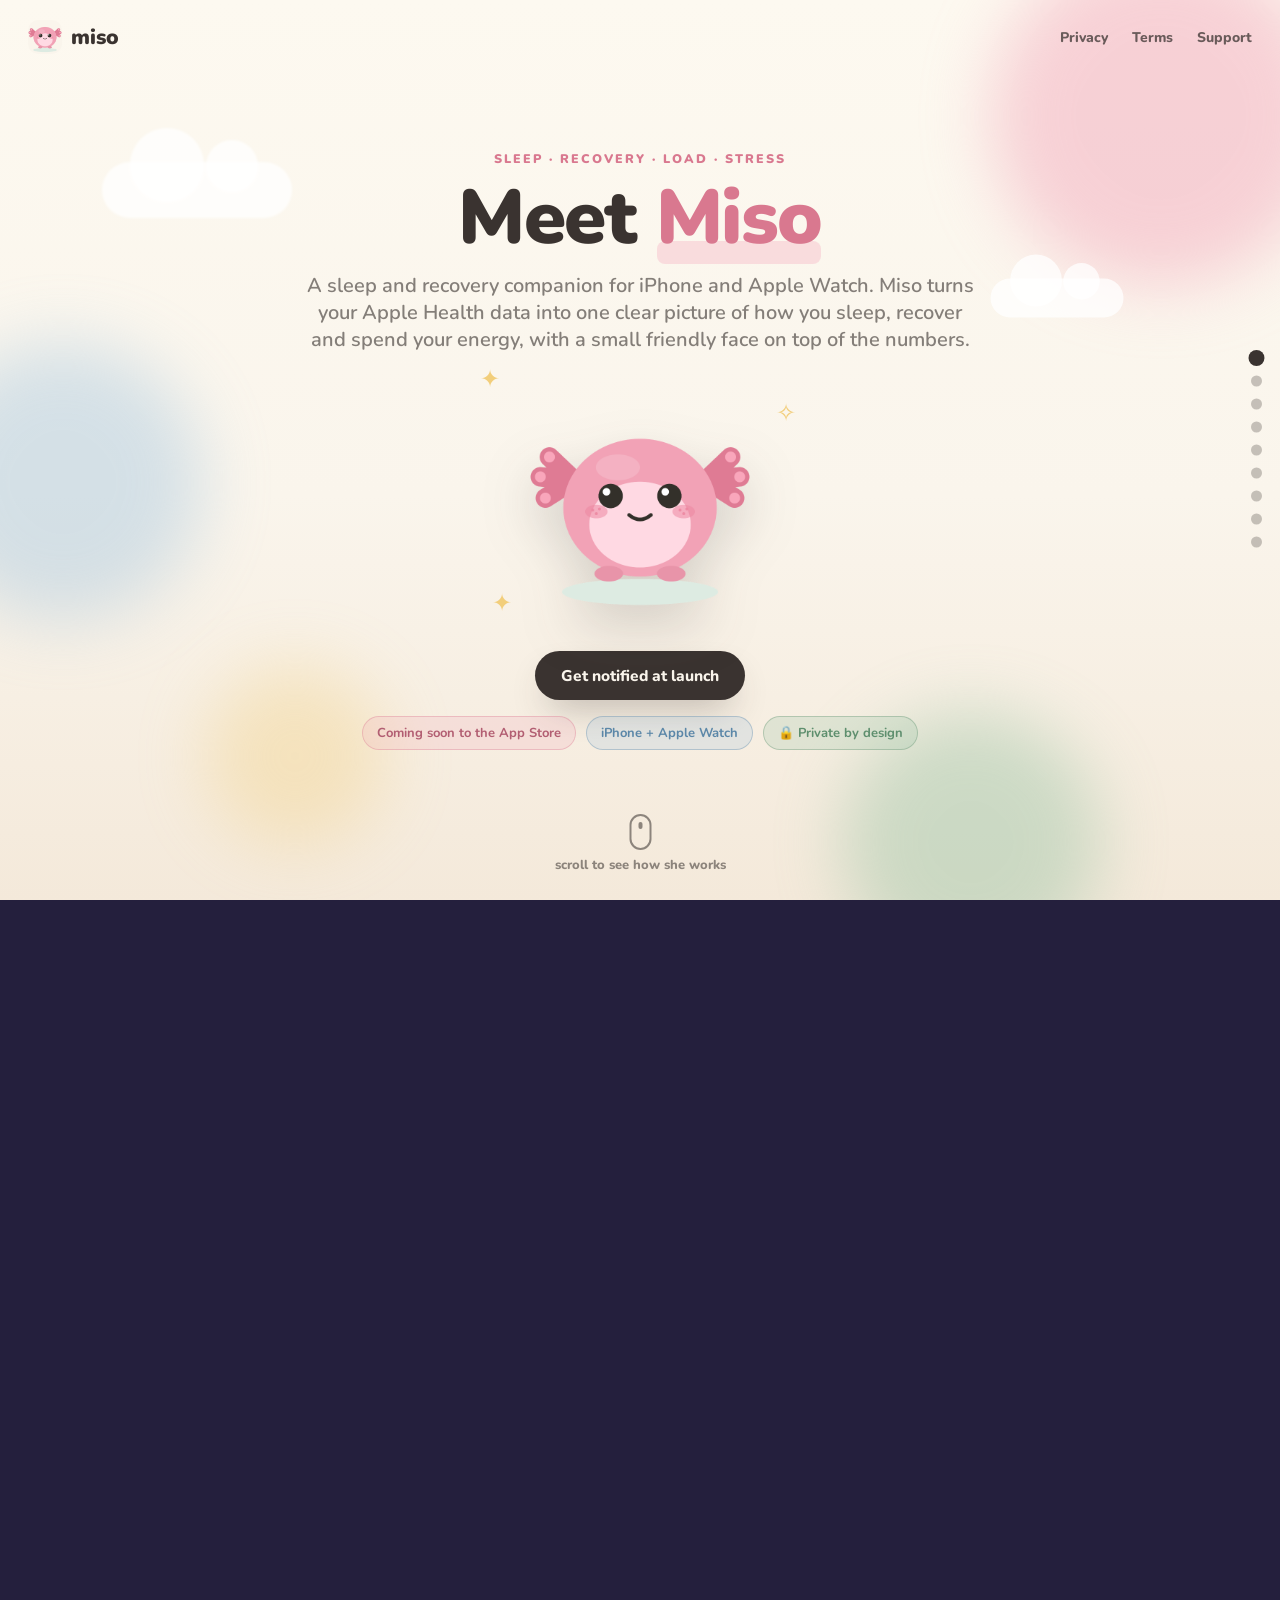
<file: index.html>
<!DOCTYPE html>
<html lang="en">
<head>
<meta charset="utf-8">
<meta name="viewport" content="width=device-width, initial-scale=1">
<title>Miso · sleep and recovery companion for iPhone and Apple Watch</title>
<meta name="description" content="Miso turns your Apple Health data into one clear picture of sleep, recovery, load and stress. No accounts, no cloud: everything stays on your device.">
<meta property="og:title" content="Miso · sleep and recovery companion">
<meta property="og:description" content="Sleep, recovery, load and stress as one clear picture, with a small friendly face on top. Private by design.">
<meta property="og:image" content="https://dalyaka.github.io/miso-site/assets/app-icon.png">
<link rel="icon" href="assets/app-icon.png">
<link rel="apple-touch-icon" href="assets/app-icon.png">
<link rel="preconnect" href="https://fonts.googleapis.com">
<link rel="preconnect" href="https://fonts.gstatic.com" crossorigin>
<link href="https://fonts.googleapis.com/css2?family=Nunito:wght@500;600;700;800;900&display=swap" rel="stylesheet">
<link rel="stylesheet" href="landing.css">
</head>
<body>

<header class="film light" id="filmHeader">
  <a class="wordmark" href="./"><img src="assets/app-icon.png" alt="">miso</a>
  <nav>
    <a href="privacy/">Privacy</a>
    <a href="terms/">Terms</a>
    <a href="mailto:hidalyakaa@gmail.com">Support</a>
  </nav>
</header>

<nav id="rail" aria-label="Sections"></nav>

<div id="track">
<div id="stage">

  <!-- 0 · знакомство -->
  <section class="scene s-meet" data-name="Meet">
    <div class="bg"></div>
    <i class="deco-dot" style="width:340px;height:340px;background:var(--pink);top:-6%;right:-4%;opacity:0.5"></i>
    <i class="deco-dot" style="width:280px;height:280px;background:var(--blue);top:38%;left:-6%;opacity:0.4"></i>
    <i class="deco-dot" style="width:260px;height:260px;background:var(--sage);bottom:-8%;right:14%;opacity:0.4"></i>
    <i class="deco-dot" style="width:180px;height:180px;background:var(--sun);bottom:6%;left:16%;opacity:0.35"></i>
    <div class="cloud c1" data-depth="10"></div>
    <div class="cloud c2" data-depth="16"></div>
    <div class="inner">
      <span class="kicker">Sleep · Recovery · Load · Stress</span>
      <h1>Meet <span class="hl">Miso</span></h1>
      <p class="sub" style="color:var(--ink-60)">A sleep and recovery companion for iPhone and Apple Watch. Miso turns your Apple Health data into one clear picture of how you sleep, recover and spend your energy, with a small friendly face on top of the numbers.</p>
      <div class="pet-wrap" data-depth="6">
        <img class="pet floaty tappable" src="assets/miso-rested.png" alt="Miso the axolotl, rested and content">
        <span class="spark s1">✦</span>
        <span class="spark s2">✧</span>
        <span class="spark s3">✦</span>
        <div class="say"></div>
      </div>
      <div class="chips">
        <a class="cta" href="mailto:hidalyakaa@gmail.com?subject=Notify%20me%20when%20Miso%20launches">Get notified at launch</a>
      </div>
      <div class="chips badges">
        <span class="badge b-pink">Coming soon to the App&nbsp;Store</span>
        <span class="badge b-blue">iPhone + Apple&nbsp;Watch</span>
        <span class="badge b-sage">🔒 Private by design</span>
      </div>
    </div>
    <div class="hint"><div class="wheel"></div>scroll to see how she works</div>
  </section>

  <!-- 1 · ночь -->
  <section class="scene s-night" data-name="Night">
    <div class="bg"></div>
    <div class="moon" data-depth="14"></div>
    <div class="hills"></div>
    <i class="shoot" style="top:16%; left:52%"></i>
    <i class="shoot sh2" style="top:28%; left:76%"></i>
    <div class="inner">
      <span class="kicker" style="color:#cfc8f5">While you sleep</span>
      <h2>The night does the work</h2>
      <p class="sub">Wear your Apple Watch to bed. It records your sleep stages, heart rate, HRV, respiratory rate and wrist temperature. Miso rests too. She reads the results in the morning, and she never wakes you to do it.</p>
      <div class="pet-wrap" data-depth="6">
        <img class="pet floaty tappable" src="assets/miso-night.png" alt="Miso asleep under the stars">
        <div class="zzz"><span>z</span><span>z</span><span>z</span></div>
        <div class="say"></div>
      </div>
    </div>
  </section>

  <!-- 2 · утро -->
  <section class="scene s-dawn" data-name="Morning" data-len="1.3">
    <div class="bg"></div>
    <div class="sunball" data-depth="12"><div class="rays"></div></div>
    <div class="cloud c1" data-depth="10"></div>
    <i class="bird" style="top:17%"></i>
    <i class="bird b2" style="top:26%"></i>
    <div class="hills warm"></div>
    <div class="inner">
      <span class="kicker">Every morning</span>
      <h2 class="rise" style="--at:0.05">Her state reflects your night</h2>
      <p class="sub rise" style="--at:0.12; color:var(--ink-60)">Keep scrolling to wake her up. After a good night she is bright and ready. After a short one she is sleepy. Her state always mirrors your sleep and recovery, never a random animation.</p>
      <div class="pet-wrap" data-depth="6">
        <img class="sleep-img pet" src="assets/miso-sleepy.png" alt="">
        <img class="wake pet tappable" src="assets/miso-glowing.png" alt="Miso waking up bright after a good night">
        <div class="say"></div>
      </div>
      <div class="tapme rise" style="--at:0.55">you can tap her, by the way</div>
    </div>
  </section>

  <!-- 3 · настроения -->
  <section class="scene s-moods" data-name="States" data-len="1.8">
    <div class="bg"></div>
    <div class="inner">
      <span class="kicker">Honest, never harsh</span>
      <h2>Every state means something</h2>
      <p class="sub" style="color:var(--ink-60)">Six states, each tied to your recovery. When your body asks for rest, she shows it and suggests an easier day. No guilt attached.</p>
      <div class="mood-stage" data-depth="5" id="moodStage">
        <img src="assets/miso-glowing.png" alt="">
        <img src="assets/miso-rested.png" alt="">
        <img src="assets/miso-bitTired.png" alt="">
        <img src="assets/miso-sleepy.png" alt="">
        <img src="assets/miso-atLimit.png" alt="">
        <img src="assets/miso-sick.png" alt="">
      </div>
      <div class="mood-cap" id="moodCap"><b></b><span></span></div>
      <div class="mood-dots" id="moodDots"></div>
    </div>
  </section>

  <!-- 4 · метрики -->
  <section class="scene s-metrics" data-name="Numbers" data-len="1.2">
    <div class="bg"></div>
    <i class="deco-dot" style="width:240px;height:240px;background:var(--blue);top:10%;left:6%"></i>
    <i class="deco-dot" style="width:200px;height:200px;background:var(--lav);bottom:8%;right:8%"></i>
    <div class="inner">
      <span class="kicker">The daily picture</span>
      <h2 class="rise" style="--at:0">Four clear numbers</h2>
      <p class="sub rise" style="--at:0.05; color:var(--ink-60)">Sleep, recovery, load and stress on one screen, each compared only to your own baseline. Never to population averages, never in alarming red.</p>
      <div class="metric-grid">
        <div class="mcard" style="--at:0.1; --tilt:-2deg"><div class="dot" style="background:var(--blue)"></div><b>Sleep</b><p>Duration and stages</p><div class="big" style="color:var(--blue-deep)">7h 40m</div></div>
        <div class="mcard" style="--at:0.18; --tilt:1.5deg"><div class="dot" style="background:var(--sage)"></div><b>Recovery</b><p>This morning's capacity</p><div class="big" style="color:var(--sage-deep)">81%</div></div>
        <div class="mcard" style="--at:0.26; --tilt:-1.5deg"><div class="dot" style="background:var(--blue)"></div><b>Load</b><p>Activity so far today</p><div class="big" style="color:var(--blue-deep)">40</div></div>
        <div class="mcard" style="--at:0.34; --tilt:2deg"><div class="dot" style="background:var(--lav)"></div><b>Stress</b><p>Context, not verdicts</p><div class="big" style="color:var(--lav-deep)">low</div></div>
      </div>
      <div class="curve-wrap rise" style="--at:0.4">
        <div class="lbl"><span>STRESS · TODAY</span><span>drawn as you scroll</span></div>
        <svg viewBox="0 0 640 130" aria-hidden="true">
          <path id="stressPath" d="M8 92 C 60 90, 90 88, 120 84 S 170 60, 196 58 S 240 84, 280 86 S 330 88, 360 84 S 400 40, 428 34 S 470 66, 510 78 S 590 88, 632 84"/>
          <circle id="stressDot" cx="632" cy="84" r="6"/>
        </svg>
        <div class="lbl"><span>night</span><span>morning</span><span>now</span></div>
      </div>
      <p class="note rise" style="--at:0.5">All data comes from Apple Health, read only with your permission.</p>
    </div>
  </section>

  <!-- 5 · инсайты -->
  <section class="scene s-insights" data-name="Insights">
    <div class="bg"></div>
    <div class="inner">
      <span class="kicker">Patterns from your own data</span>
      <h2 class="rise" style="--at:0">What actually helps your sleep</h2>
      <p class="sub rise" style="--at:0.06; color:var(--ink-60)">Each morning, tag yesterday in a few seconds: caffeine, workouts, meals, stress. Over the weeks Miso correlates these with your sleep and recovery and shows which habits help and which get in the way. Tap the tags to preview how it works.</p>
      <div class="tags" id="tags">
        <button class="tag" style="--at:0.12" data-kind="hurts">☕ late caffeine</button>
        <button class="tag" style="--at:0.16" data-kind="helps">🚶 evening walk</button>
        <button class="tag" style="--at:0.20" data-kind="hurts">🍝 late meal</button>
        <button class="tag" style="--at:0.24" data-kind="helps">📖 reading in bed</button>
        <button class="tag" style="--at:0.28" data-kind="hurts">😵 stressful day</button>
        <button class="tag" style="--at:0.32" data-kind="hurts">🍷 alcohol</button>
        <button class="tag" style="--at:0.36" data-kind="helps">🏊 morning swim</button>
        <button class="tag" style="--at:0.40" data-kind="hurts">📱 late screen time</button>
      </div>
      <div class="verdict" id="verdict">tap a tag to preview her findings</div>
    </div>
  </section>

  <!-- 6 · языки -->
  <section class="scene s-langs" data-name="Languages" data-len="1.3">
    <div class="bg"></div>
    <div class="inner">
      <span class="kicker">Localized properly</span>
      <h2 class="rise" style="--at:0">She speaks four languages</h2>
      <p class="sub rise" style="--at:0.05; color:var(--ink-60)">English, Russian, Spanish and Simplified Chinese. The app, notifications, watch app and widgets are fully localized, not machine translated.</p>
      <div class="lang-stage">
        <img class="pet floaty tappable" src="assets/miso-meeting.png" alt="Miso saying hello" data-depth="5">
        <div class="say"></div>
        <div class="bubbles" id="bubbles">
          <div class="lb" data-at="0.25"><small>English</small>Good morning, come see how the night went</div>
          <div class="lb" data-at="0.42"><small>Русский</small>Доброе утро, посмотри, как прошла ночь</div>
          <div class="lb" data-at="0.59"><small>Español</small>Buenos días, ven a ver cómo fue la noche</div>
          <div class="lb" data-at="0.76"><small>简体中文</small>早上好，来看看这一晚过得怎么样</div>
        </div>
      </div>
      <p class="note">Language follows your system settings, or pick one manually in the app.</p>
    </div>
  </section>

  <!-- 7 · приватность -->
  <section class="scene s-vault" data-name="Privacy">
    <div class="bg"></div>
    <div class="inner">
      <span class="kicker">Private by design</span>
      <h2 class="rise" style="--at:0">Your data stays on your devices</h2>
      <p class="sub rise" style="--at:0.06">Miso has no servers and no accounts. Health data is processed on your iPhone and never uploaded, because there is nowhere to upload it to. You can export a full copy or erase everything at any time.</p>
      <div class="dome-wrap" data-depth="5">
        <div class="dome" id="dome">
          <img src="assets/miso-night.png" alt="Miso safe inside a glass dome">
          <div class="shine"></div>
        </div>
        <div class="padlock">🔒</div>
      </div>
      <div class="tenets">
        <div class="t" style="--at:0.3">No accounts</div>
        <div class="t" style="--at:0.38">No cloud</div>
        <div class="t" style="--at:0.46">No analytics</div>
        <div class="t" style="--at:0.54">Export or erase anytime</div>
      </div>
      <p class="sub rise" style="--at:0.6; font-size:14px"><a href="privacy/" style="color:var(--pink); font-weight:800">Read the full Privacy Policy →</a></p>
    </div>
  </section>

  <!-- 8 · финал -->
  <section class="scene s-fin" data-name="Promise">
    <div class="bg"></div>
    <div class="inner">
      <img class="pet floaty tappable" id="finPet" src="assets/miso-birthday.png" alt="Miso celebrating" data-depth="5">
      <div class="say"></div>
      <span class="kicker">The Miso promise</span>
      <h2>No streaks. No guilt.<br>No red numbers.</h2>
      <p class="sub" style="color:var(--ink-60)">Miso is built to support your rest, not to gamify it. A rough week makes her sleepy, never disappointed. Your first two weeks are free with everything open, then one simple yearly subscription.</p>
      <div class="chips">
        <a class="cta" href="mailto:hidalyakaa@gmail.com?subject=Notify%20me%20when%20Miso%20launches">Get notified at launch</a>
      </div>
      <div class="chips badges">
        <span class="badge b-pink">Coming soon to the App&nbsp;Store</span>
        <span class="badge b-blue">iPhone + Apple&nbsp;Watch</span>
        <span class="badge b-sage">Two free weeks, everything open</span>
      </div>
      <p class="legal"><a href="privacy/">Privacy Policy</a>·<a href="terms/">Terms of Use</a>·<a href="mailto:hidalyakaa@gmail.com">hidalyakaa@gmail.com</a></p>
      <p class="fine">Miso is a general wellness app, not a medical device. It does not diagnose, treat or prevent any condition. Talk to a doctor about anything that worries you. Apple Health, Apple Watch and iPhone are trademarks of Apple Inc. © 2026 Miso</p>
    </div>
  </section>

</div>
</div>

<script src="landing.js"></script>
</body>
</html>
</file>
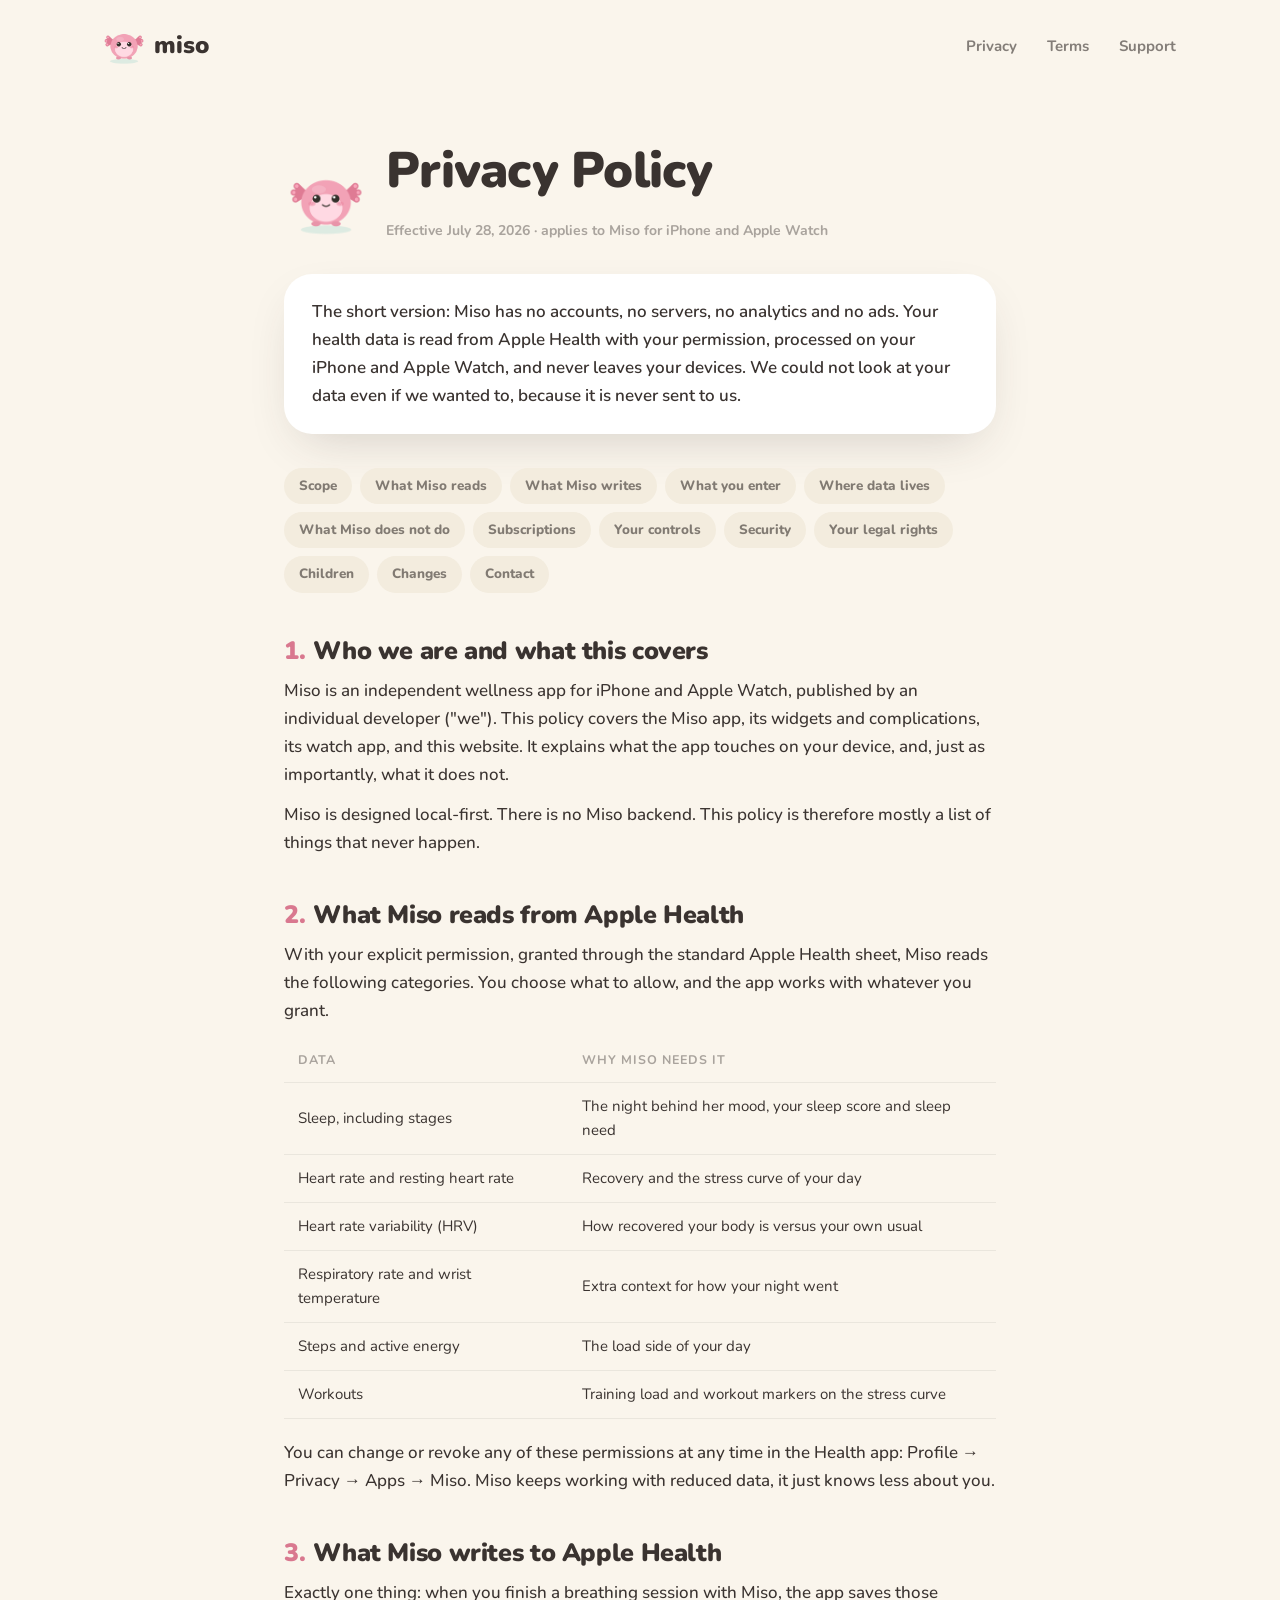
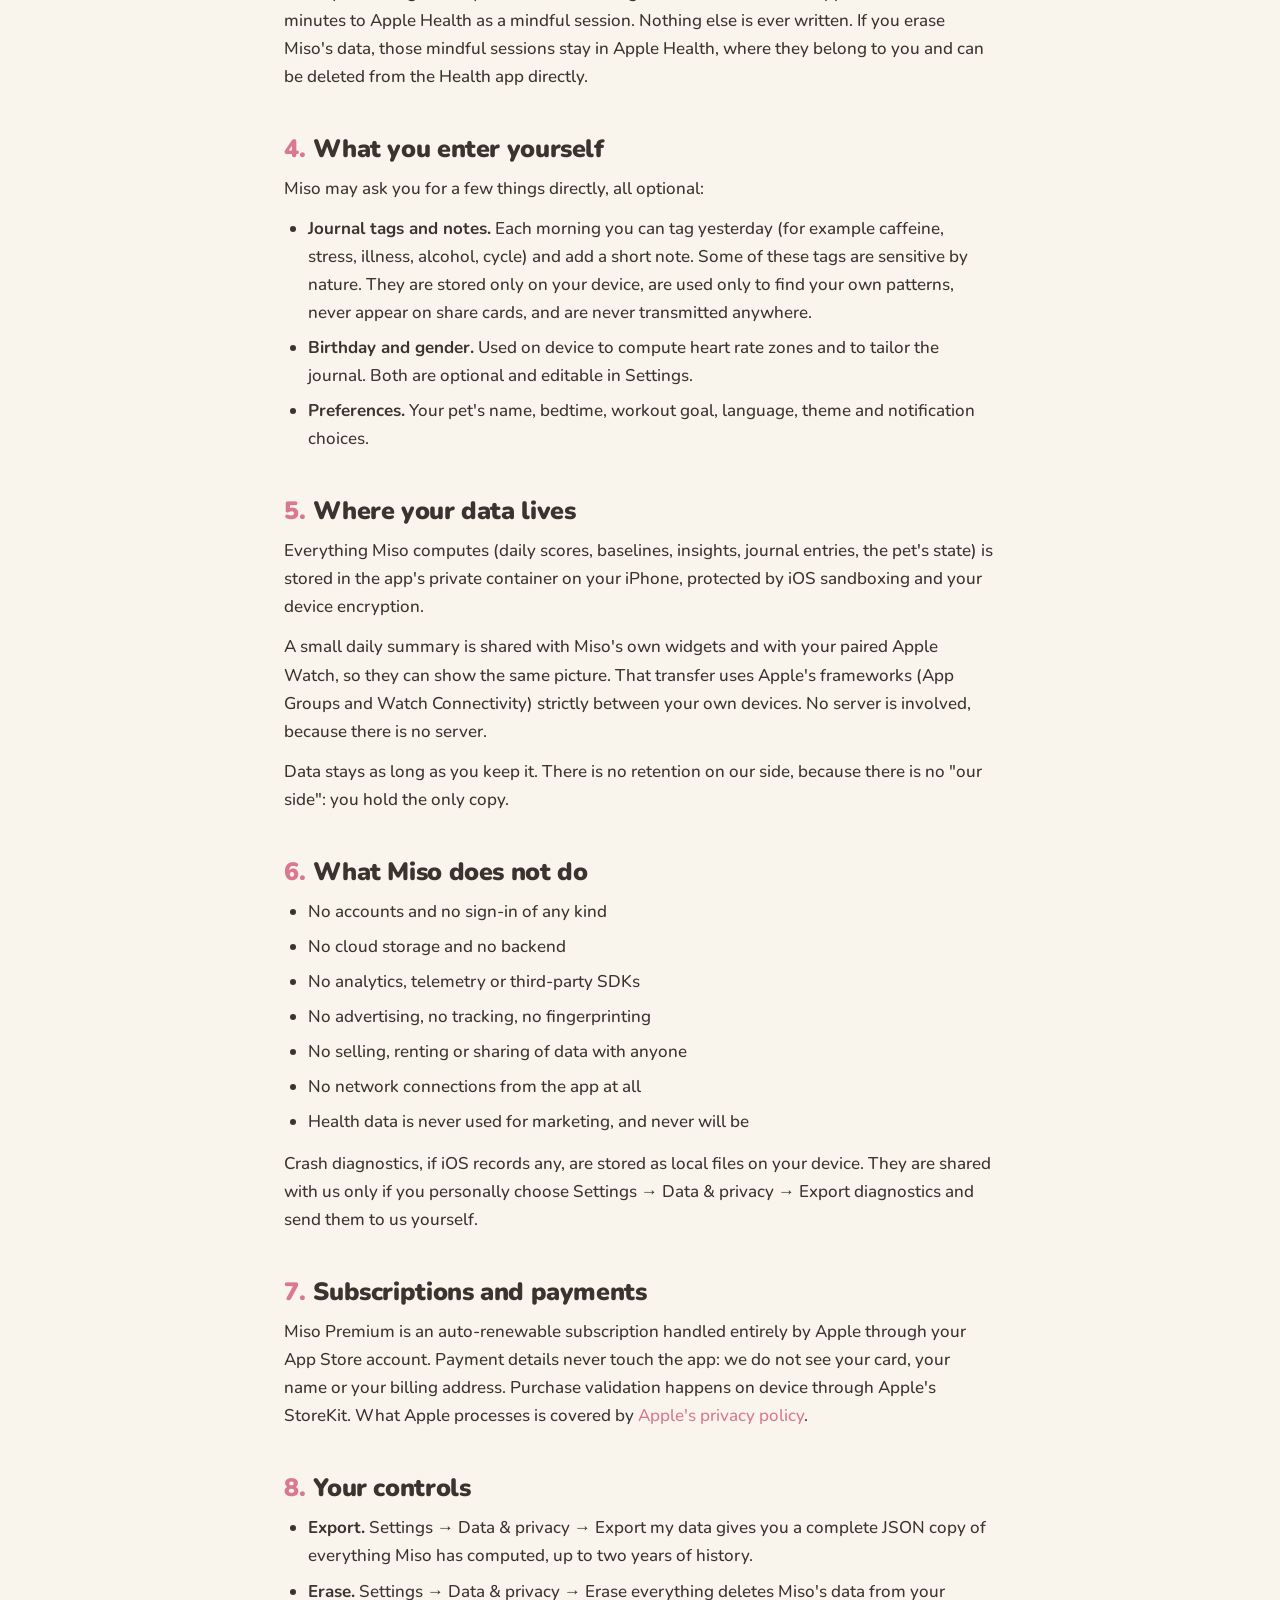
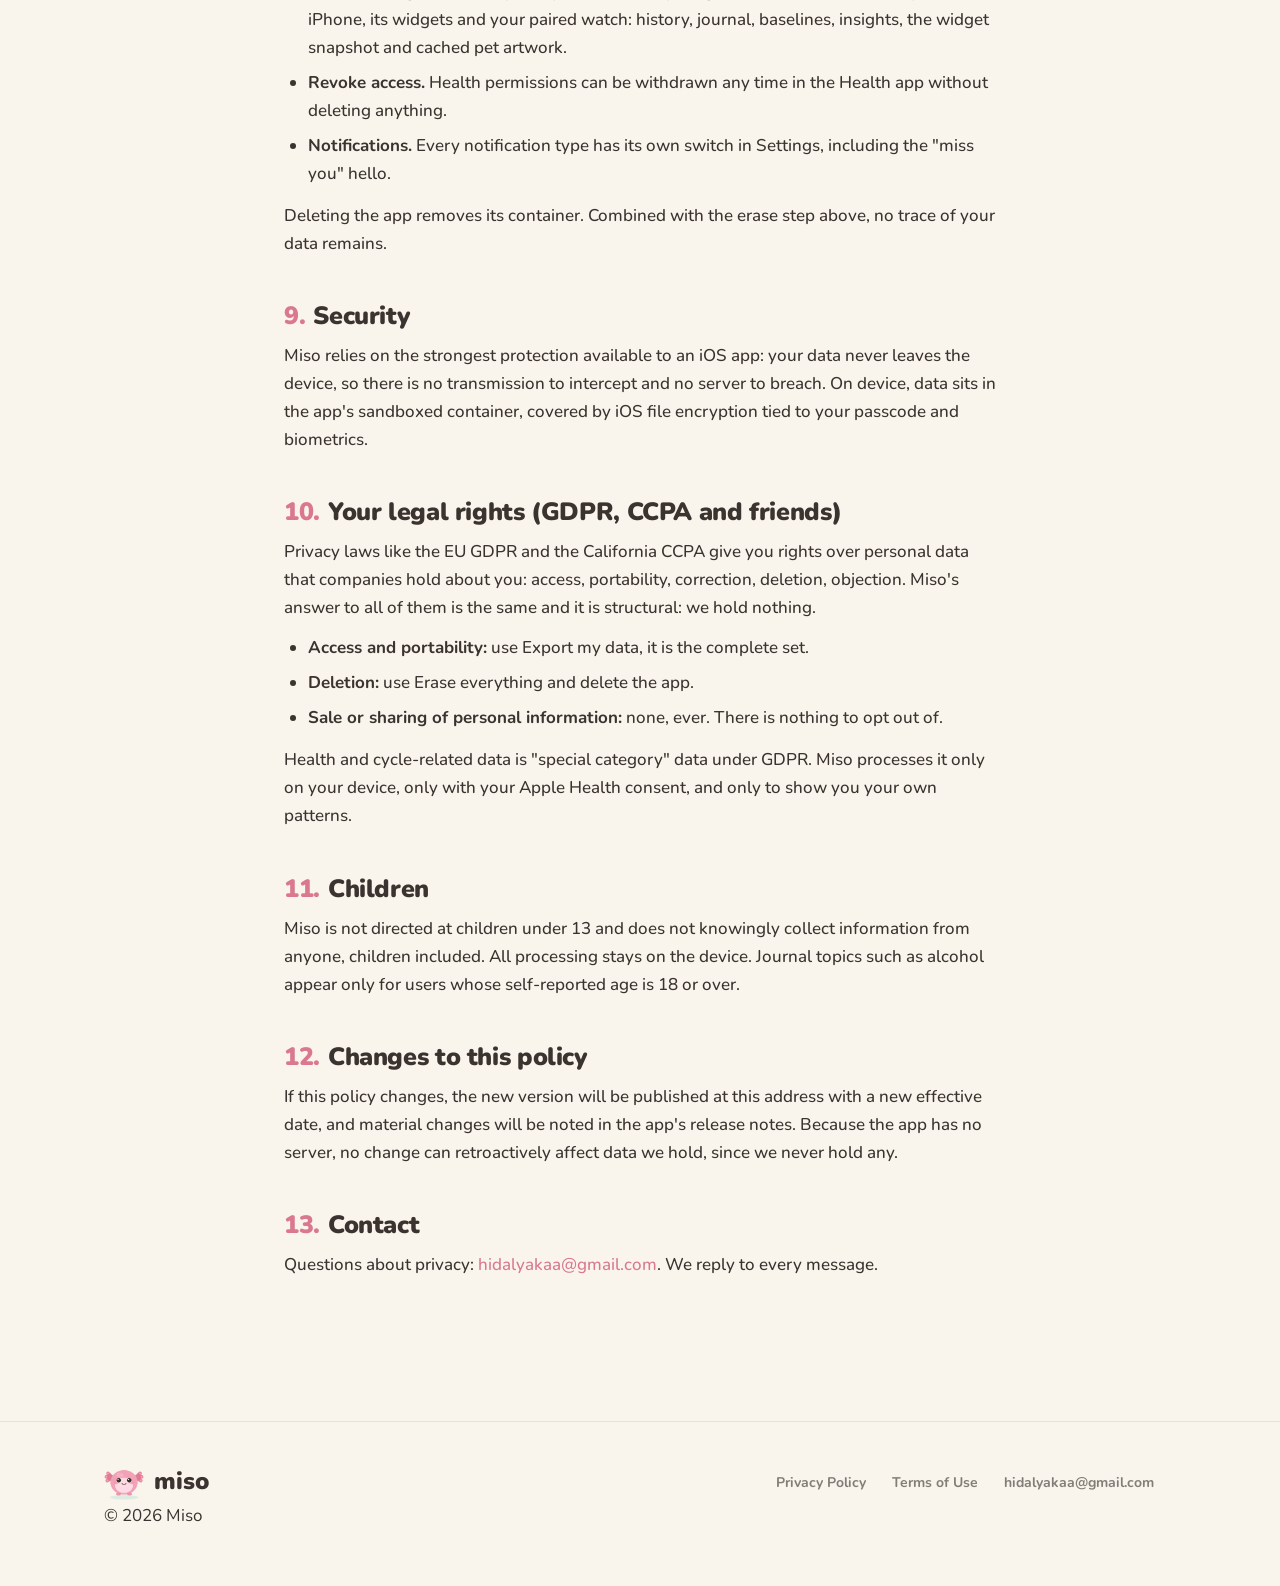
<file: privacy/index.html>
<!DOCTYPE html>
<html lang="en">
<head>
<meta charset="utf-8">
<meta name="viewport" content="width=device-width, initial-scale=1">
<title>Privacy Policy · Miso</title>
<meta name="description" content="Miso's privacy policy: no accounts, no cloud, no analytics. Your health data is processed on your devices and never leaves them.">
<link rel="icon" href="../assets/app-icon.png">
<link rel="preconnect" href="https://fonts.googleapis.com">
<link rel="preconnect" href="https://fonts.gstatic.com" crossorigin>
<link href="https://fonts.googleapis.com/css2?family=Nunito:wght@500;600;700;800;900&display=swap" rel="stylesheet">
<link rel="stylesheet" href="../style.css">
</head>
<body>

<header class="site">
  <a class="wordmark" href="../"><img src="../assets/app-icon.png" alt="">miso</a>
  <nav class="site">
    <a href="./">Privacy</a>
    <a href="../terms/">Terms</a>
    <a href="mailto:hidalyakaa@gmail.com">Support</a>
  </nav>
</header>

<main class="doc">
  <div class="doc-hero">
    <img src="../assets/miso-rested.png" alt="">
    <div>
      <h1>Privacy Policy</h1>
      <p class="updated">Effective July 28, 2026 · applies to Miso for iPhone and Apple Watch</p>
    </div>
  </div>

  <p class="intro">The short version: Miso has no accounts, no servers, no analytics and no ads. Your health data is read from Apple Health with your permission, processed on your iPhone and Apple Watch, and never leaves your devices. We could not look at your data even if we wanted to, because it is never sent to us.</p>

  <nav class="toc">
    <a href="#scope">Scope</a>
    <a href="#reads">What Miso reads</a>
    <a href="#writes">What Miso writes</a>
    <a href="#you-enter">What you enter</a>
    <a href="#storage">Where data lives</a>
    <a href="#not">What Miso does not do</a>
    <a href="#subscriptions">Subscriptions</a>
    <a href="#controls">Your controls</a>
    <a href="#security">Security</a>
    <a href="#rights">Your legal rights</a>
    <a href="#children">Children</a>
    <a href="#changes">Changes</a>
    <a href="#contact">Contact</a>
  </nav>

  <h2 id="scope"><span class="num">1.</span>Who we are and what this covers</h2>
  <p>Miso is an independent wellness app for iPhone and Apple Watch, published by an individual developer ("we"). This policy covers the Miso app, its widgets and complications, its watch app, and this website. It explains what the app touches on your device, and, just as importantly, what it does not.</p>
  <p>Miso is designed local-first. There is no Miso backend. This policy is therefore mostly a list of things that never happen.</p>

  <h2 id="reads"><span class="num">2.</span>What Miso reads from Apple Health</h2>
  <p>With your explicit permission, granted through the standard Apple Health sheet, Miso reads the following categories. You choose what to allow, and the app works with whatever you grant.</p>
  <table>
    <tr><th>Data</th><th>Why Miso needs it</th></tr>
    <tr><td>Sleep, including stages</td><td>The night behind her mood, your sleep score and sleep need</td></tr>
    <tr><td>Heart rate and resting heart rate</td><td>Recovery and the stress curve of your day</td></tr>
    <tr><td>Heart rate variability (HRV)</td><td>How recovered your body is versus your own usual</td></tr>
    <tr><td>Respiratory rate and wrist temperature</td><td>Extra context for how your night went</td></tr>
    <tr><td>Steps and active energy</td><td>The load side of your day</td></tr>
    <tr><td>Workouts</td><td>Training load and workout markers on the stress curve</td></tr>
  </table>
  <p>You can change or revoke any of these permissions at any time in the Health app: Profile → Privacy → Apps → Miso. Miso keeps working with reduced data, it just knows less about you.</p>

  <h2 id="writes"><span class="num">3.</span>What Miso writes to Apple Health</h2>
  <p>Exactly one thing: when you finish a breathing session with Miso, the app saves those minutes to Apple Health as a mindful session. Nothing else is ever written. If you erase Miso's data, those mindful sessions stay in Apple Health, where they belong to you and can be deleted from the Health app directly.</p>

  <h2 id="you-enter"><span class="num">4.</span>What you enter yourself</h2>
  <p>Miso may ask you for a few things directly, all optional:</p>
  <ul>
    <li><strong>Journal tags and notes.</strong> Each morning you can tag yesterday (for example caffeine, stress, illness, alcohol, cycle) and add a short note. Some of these tags are sensitive by nature. They are stored only on your device, are used only to find your own patterns, never appear on share cards, and are never transmitted anywhere.</li>
    <li><strong>Birthday and gender.</strong> Used on device to compute heart rate zones and to tailor the journal. Both are optional and editable in Settings.</li>
    <li><strong>Preferences.</strong> Your pet's name, bedtime, workout goal, language, theme and notification choices.</li>
  </ul>

  <h2 id="storage"><span class="num">5.</span>Where your data lives</h2>
  <p>Everything Miso computes (daily scores, baselines, insights, journal entries, the pet's state) is stored in the app's private container on your iPhone, protected by iOS sandboxing and your device encryption.</p>
  <p>A small daily summary is shared with Miso's own widgets and with your paired Apple Watch, so they can show the same picture. That transfer uses Apple's frameworks (App Groups and Watch Connectivity) strictly between your own devices. No server is involved, because there is no server.</p>
  <p>Data stays as long as you keep it. There is no retention on our side, because there is no "our side": you hold the only copy.</p>

  <h2 id="not"><span class="num">6.</span>What Miso does not do</h2>
  <ul>
    <li>No accounts and no sign-in of any kind</li>
    <li>No cloud storage and no backend</li>
    <li>No analytics, telemetry or third-party SDKs</li>
    <li>No advertising, no tracking, no fingerprinting</li>
    <li>No selling, renting or sharing of data with anyone</li>
    <li>No network connections from the app at all</li>
    <li>Health data is never used for marketing, and never will be</li>
  </ul>
  <p>Crash diagnostics, if iOS records any, are stored as local files on your device. They are shared with us only if you personally choose Settings → Data &amp; privacy → Export diagnostics and send them to us yourself.</p>

  <h2 id="subscriptions"><span class="num">7.</span>Subscriptions and payments</h2>
  <p>Miso Premium is an auto-renewable subscription handled entirely by Apple through your App Store account. Payment details never touch the app: we do not see your card, your name or your billing address. Purchase validation happens on device through Apple's StoreKit. What Apple processes is covered by <a href="https://www.apple.com/legal/privacy/">Apple's privacy policy</a>.</p>

  <h2 id="controls"><span class="num">8.</span>Your controls</h2>
  <ul>
    <li><strong>Export.</strong> Settings → Data &amp; privacy → Export my data gives you a complete JSON copy of everything Miso has computed, up to two years of history.</li>
    <li><strong>Erase.</strong> Settings → Data &amp; privacy → Erase everything deletes Miso's data from your iPhone, its widgets and your paired watch: history, journal, baselines, insights, the widget snapshot and cached pet artwork.</li>
    <li><strong>Revoke access.</strong> Health permissions can be withdrawn any time in the Health app without deleting anything.</li>
    <li><strong>Notifications.</strong> Every notification type has its own switch in Settings, including the "miss you" hello.</li>
  </ul>
  <p>Deleting the app removes its container. Combined with the erase step above, no trace of your data remains.</p>

  <h2 id="security"><span class="num">9.</span>Security</h2>
  <p>Miso relies on the strongest protection available to an iOS app: your data never leaves the device, so there is no transmission to intercept and no server to breach. On device, data sits in the app's sandboxed container, covered by iOS file encryption tied to your passcode and biometrics.</p>

  <h2 id="rights"><span class="num">10.</span>Your legal rights (GDPR, CCPA and friends)</h2>
  <p>Privacy laws like the EU GDPR and the California CCPA give you rights over personal data that companies hold about you: access, portability, correction, deletion, objection. Miso's answer to all of them is the same and it is structural: we hold nothing.</p>
  <ul>
    <li><strong>Access and portability:</strong> use Export my data, it is the complete set.</li>
    <li><strong>Deletion:</strong> use Erase everything and delete the app.</li>
    <li><strong>Sale or sharing of personal information:</strong> none, ever. There is nothing to opt out of.</li>
  </ul>
  <p>Health and cycle-related data is "special category" data under GDPR. Miso processes it only on your device, only with your Apple Health consent, and only to show you your own patterns.</p>

  <h2 id="children"><span class="num">11.</span>Children</h2>
  <p>Miso is not directed at children under 13 and does not knowingly collect information from anyone, children included. All processing stays on the device. Journal topics such as alcohol appear only for users whose self-reported age is 18 or over.</p>

  <h2 id="changes"><span class="num">12.</span>Changes to this policy</h2>
  <p>If this policy changes, the new version will be published at this address with a new effective date, and material changes will be noted in the app's release notes. Because the app has no server, no change can retroactively affect data we hold, since we never hold any.</p>

  <h2 id="contact"><span class="num">13.</span>Contact</h2>
  <p>Questions about privacy: <a href="mailto:hidalyakaa@gmail.com">hidalyakaa@gmail.com</a>. We reply to every message.</p>
</main>

<footer class="site">
  <div class="wrap">
    <div class="foot">
      <a class="wordmark" href="../"><img src="../assets/app-icon.png" alt="">miso</a>
      <nav>
        <a href="./">Privacy Policy</a>
        <a href="../terms/">Terms of Use</a>
        <a href="mailto:hidalyakaa@gmail.com">hidalyakaa@gmail.com</a>
      </nav>
    </div>
    <p class="fine">© 2026 Miso</p>
  </div>
</footer>
</body>
</html>
</file>
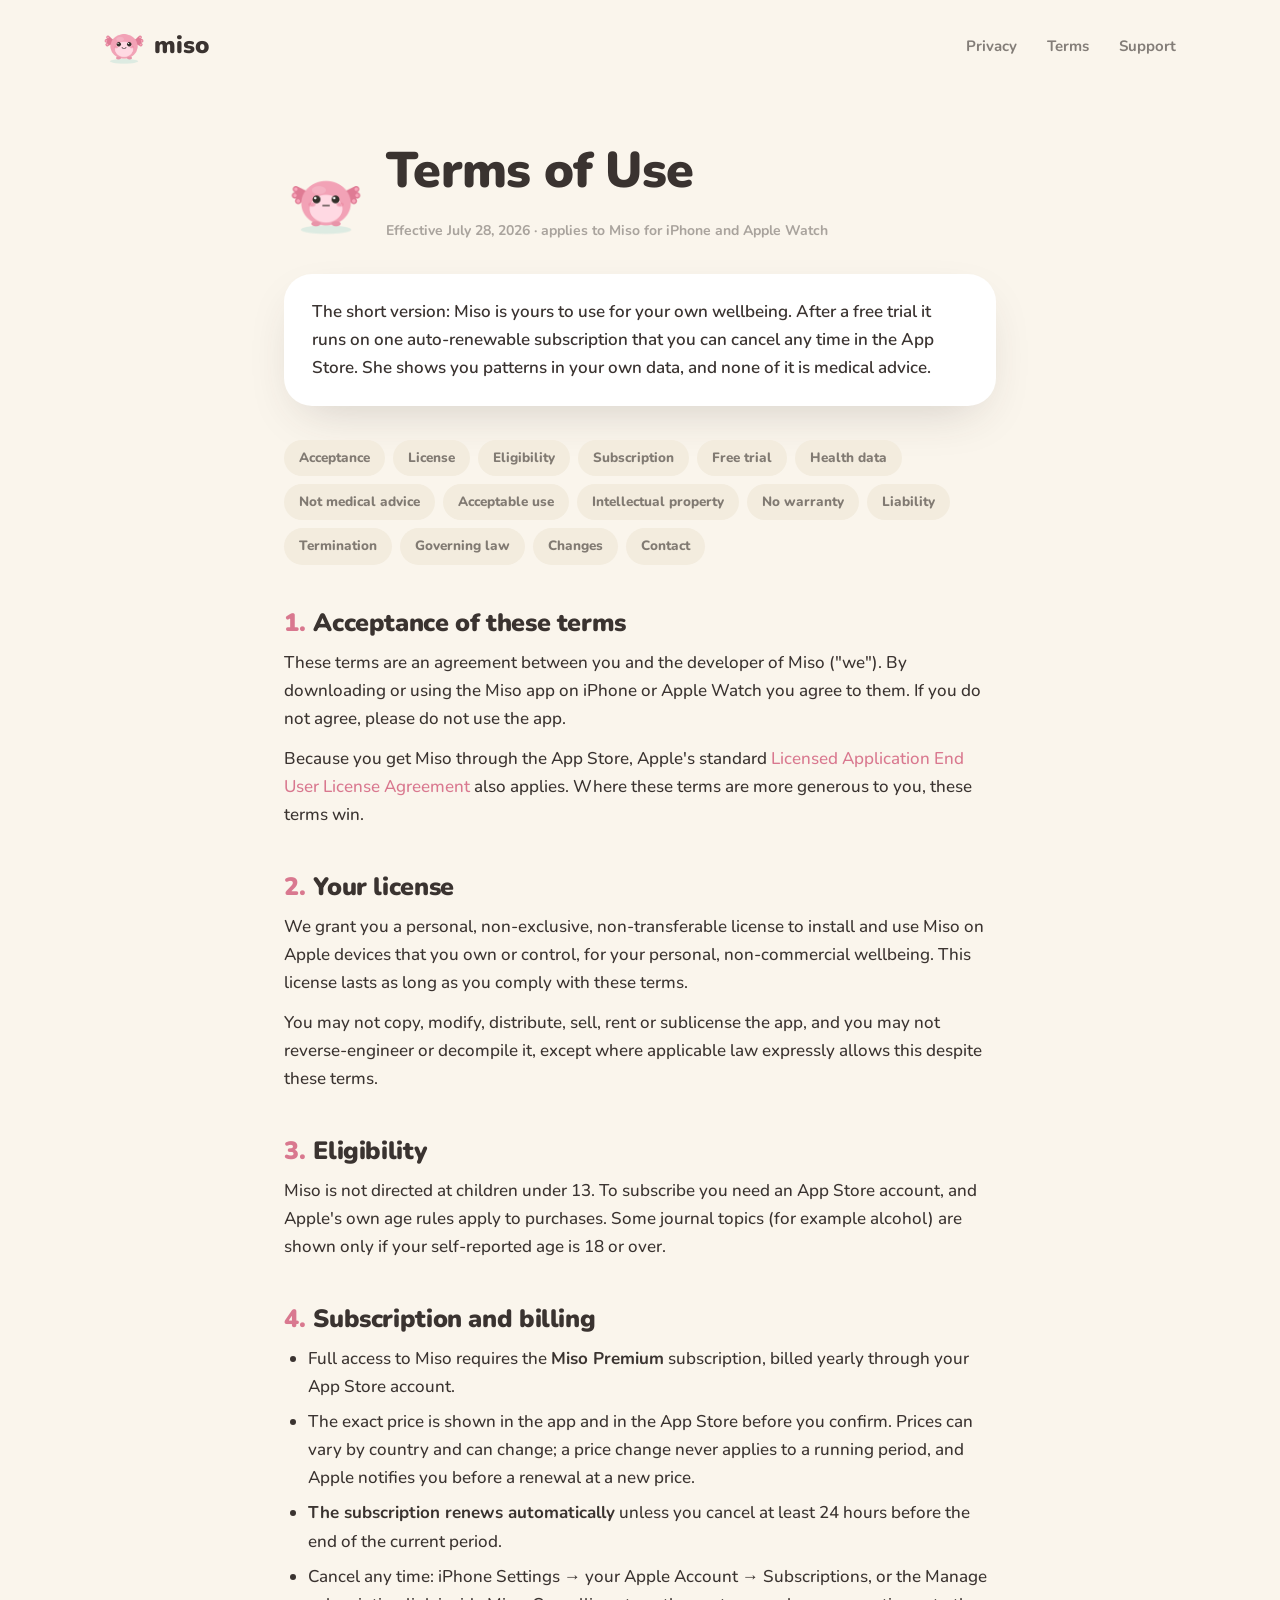
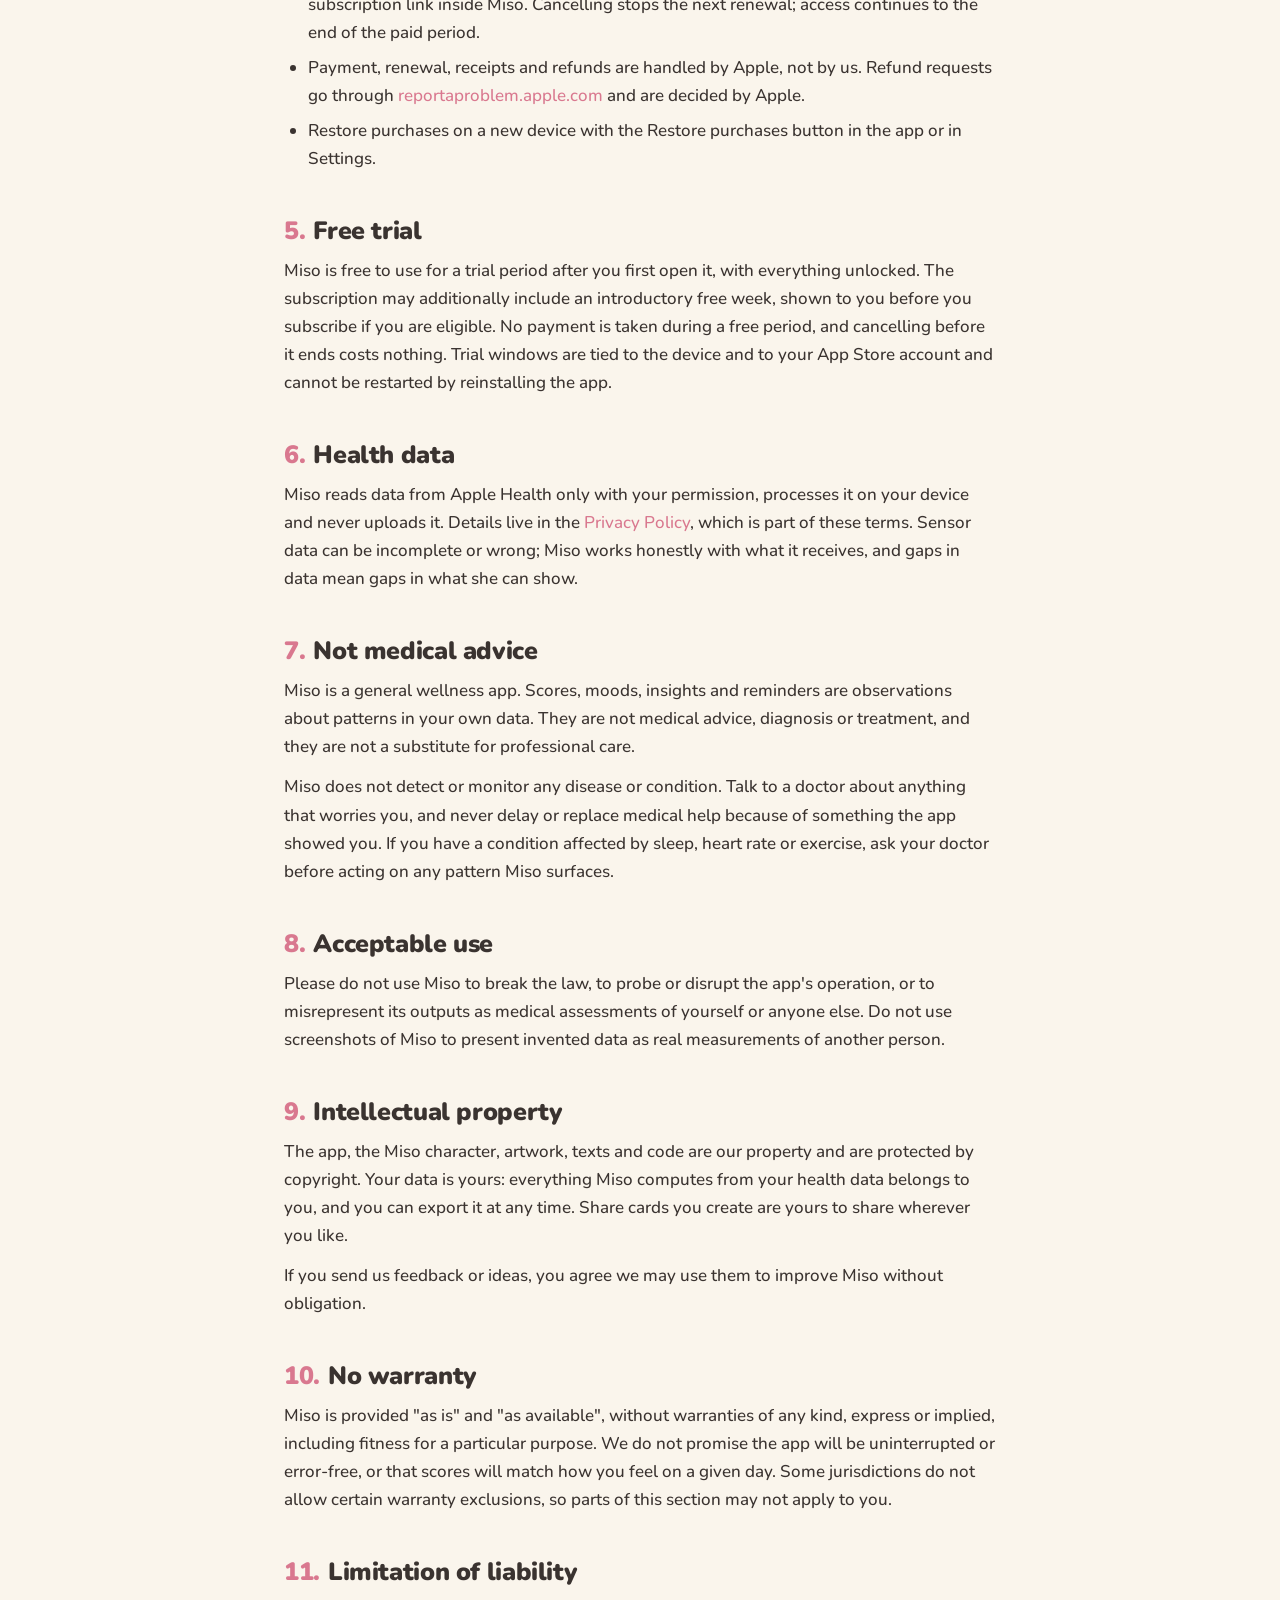
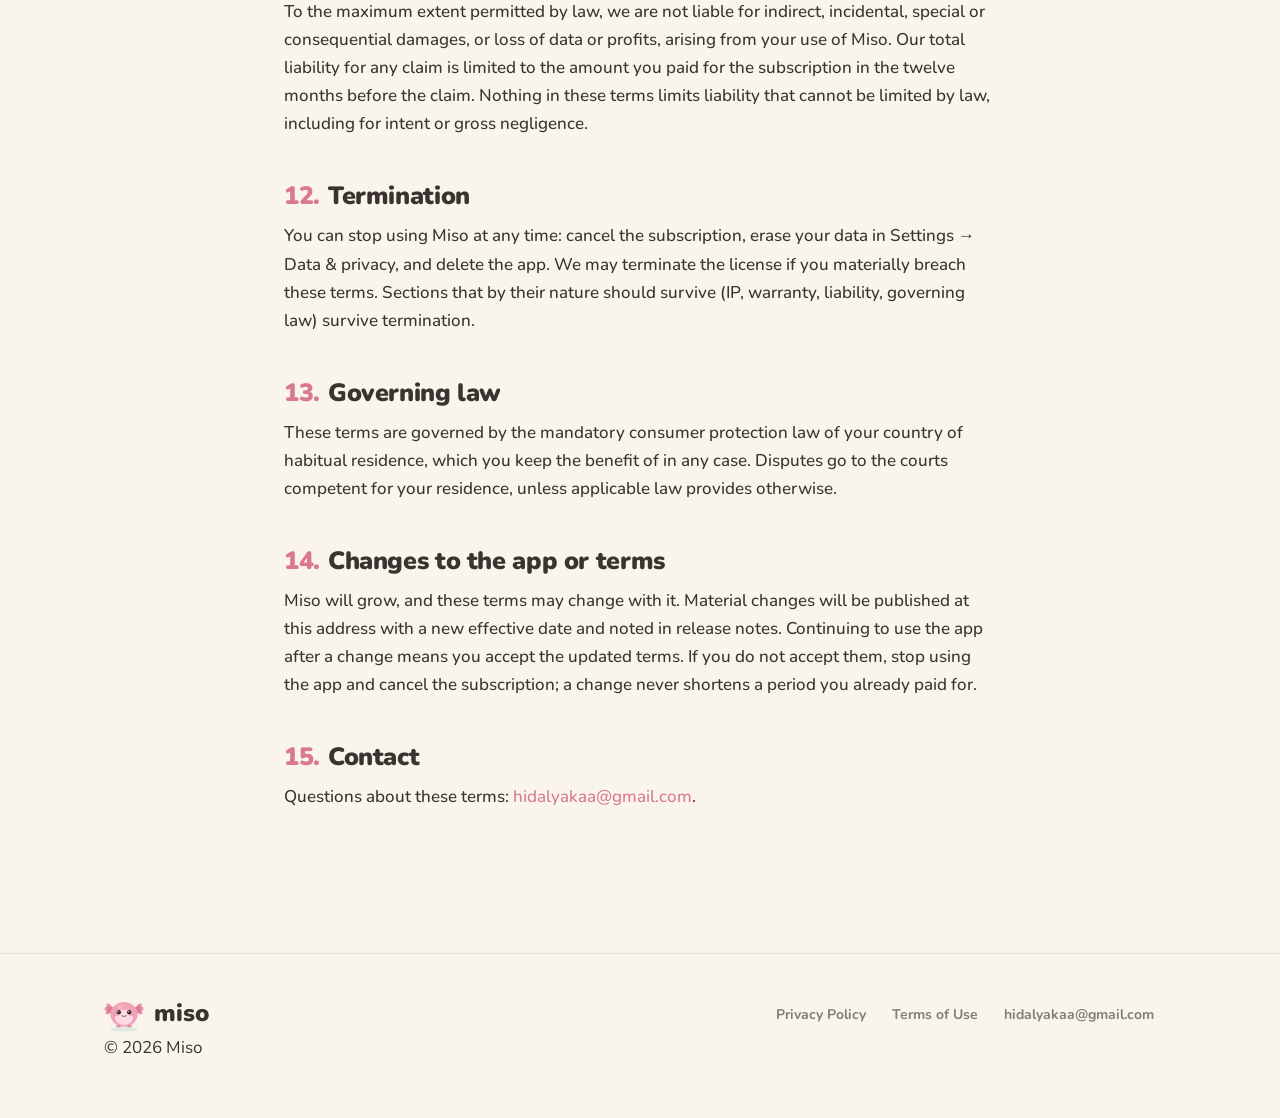
<file: terms/index.html>
<!DOCTYPE html>
<html lang="en">
<head>
<meta charset="utf-8">
<meta name="viewport" content="width=device-width, initial-scale=1">
<title>Terms of Use · Miso</title>
<meta name="description" content="Terms of Use for the Miso app: license, subscription, health disclaimer and your rights.">
<link rel="icon" href="../assets/app-icon.png">
<link rel="preconnect" href="https://fonts.googleapis.com">
<link rel="preconnect" href="https://fonts.gstatic.com" crossorigin>
<link href="https://fonts.googleapis.com/css2?family=Nunito:wght@500;600;700;800;900&display=swap" rel="stylesheet">
<link rel="stylesheet" href="../style.css">
</head>
<body>

<header class="site">
  <a class="wordmark" href="../"><img src="../assets/app-icon.png" alt="">miso</a>
  <nav class="site">
    <a href="../privacy/">Privacy</a>
    <a href="./">Terms</a>
    <a href="mailto:hidalyakaa@gmail.com">Support</a>
  </nav>
</header>

<main class="doc">
  <div class="doc-hero">
    <img src="../assets/miso-bitTired.png" alt="">
    <div>
      <h1>Terms of Use</h1>
      <p class="updated">Effective July 28, 2026 · applies to Miso for iPhone and Apple Watch</p>
    </div>
  </div>

  <p class="intro">The short version: Miso is yours to use for your own wellbeing. After a free trial it runs on one auto-renewable subscription that you can cancel any time in the App Store. She shows you patterns in your own data, and none of it is medical advice.</p>

  <nav class="toc">
    <a href="#acceptance">Acceptance</a>
    <a href="#license">License</a>
    <a href="#eligibility">Eligibility</a>
    <a href="#subscription">Subscription</a>
    <a href="#trial">Free trial</a>
    <a href="#health">Health data</a>
    <a href="#medical">Not medical advice</a>
    <a href="#acceptable">Acceptable use</a>
    <a href="#ip">Intellectual property</a>
    <a href="#warranty">No warranty</a>
    <a href="#liability">Liability</a>
    <a href="#termination">Termination</a>
    <a href="#law">Governing law</a>
    <a href="#changes">Changes</a>
    <a href="#contact">Contact</a>
  </nav>

  <h2 id="acceptance"><span class="num">1.</span>Acceptance of these terms</h2>
  <p>These terms are an agreement between you and the developer of Miso ("we"). By downloading or using the Miso app on iPhone or Apple Watch you agree to them. If you do not agree, please do not use the app.</p>
  <p>Because you get Miso through the App Store, Apple's standard <a href="https://www.apple.com/legal/internet-services/itunes/dev/stdeula/">Licensed Application End User License Agreement</a> also applies. Where these terms are more generous to you, these terms win.</p>

  <h2 id="license"><span class="num">2.</span>Your license</h2>
  <p>We grant you a personal, non-exclusive, non-transferable license to install and use Miso on Apple devices that you own or control, for your personal, non-commercial wellbeing. This license lasts as long as you comply with these terms.</p>
  <p>You may not copy, modify, distribute, sell, rent or sublicense the app, and you may not reverse-engineer or decompile it, except where applicable law expressly allows this despite these terms.</p>

  <h2 id="eligibility"><span class="num">3.</span>Eligibility</h2>
  <p>Miso is not directed at children under 13. To subscribe you need an App Store account, and Apple's own age rules apply to purchases. Some journal topics (for example alcohol) are shown only if your self-reported age is 18 or over.</p>

  <h2 id="subscription"><span class="num">4.</span>Subscription and billing</h2>
  <ul>
    <li>Full access to Miso requires the <strong>Miso Premium</strong> subscription, billed yearly through your App Store account.</li>
    <li>The exact price is shown in the app and in the App Store before you confirm. Prices can vary by country and can change; a price change never applies to a running period, and Apple notifies you before a renewal at a new price.</li>
    <li><strong>The subscription renews automatically</strong> unless you cancel at least 24 hours before the end of the current period.</li>
    <li>Cancel any time: iPhone Settings → your Apple Account → Subscriptions, or the Manage subscription link inside Miso. Cancelling stops the next renewal; access continues to the end of the paid period.</li>
    <li>Payment, renewal, receipts and refunds are handled by Apple, not by us. Refund requests go through <a href="https://reportaproblem.apple.com">reportaproblem.apple.com</a> and are decided by Apple.</li>
    <li>Restore purchases on a new device with the Restore purchases button in the app or in Settings.</li>
  </ul>

  <h2 id="trial"><span class="num">5.</span>Free trial</h2>
  <p>Miso is free to use for a trial period after you first open it, with everything unlocked. The subscription may additionally include an introductory free week, shown to you before you subscribe if you are eligible. No payment is taken during a free period, and cancelling before it ends costs nothing. Trial windows are tied to the device and to your App Store account and cannot be restarted by reinstalling the app.</p>

  <h2 id="health"><span class="num">6.</span>Health data</h2>
  <p>Miso reads data from Apple Health only with your permission, processes it on your device and never uploads it. Details live in the <a href="../privacy/">Privacy Policy</a>, which is part of these terms. Sensor data can be incomplete or wrong; Miso works honestly with what it receives, and gaps in data mean gaps in what she can show.</p>

  <h2 id="medical"><span class="num">7.</span>Not medical advice</h2>
  <p>Miso is a general wellness app. Scores, moods, insights and reminders are observations about patterns in your own data. They are not medical advice, diagnosis or treatment, and they are not a substitute for professional care.</p>
  <p>Miso does not detect or monitor any disease or condition. Talk to a doctor about anything that worries you, and never delay or replace medical help because of something the app showed you. If you have a condition affected by sleep, heart rate or exercise, ask your doctor before acting on any pattern Miso surfaces.</p>

  <h2 id="acceptable"><span class="num">8.</span>Acceptable use</h2>
  <p>Please do not use Miso to break the law, to probe or disrupt the app's operation, or to misrepresent its outputs as medical assessments of yourself or anyone else. Do not use screenshots of Miso to present invented data as real measurements of another person.</p>

  <h2 id="ip"><span class="num">9.</span>Intellectual property</h2>
  <p>The app, the Miso character, artwork, texts and code are our property and are protected by copyright. Your data is yours: everything Miso computes from your health data belongs to you, and you can export it at any time. Share cards you create are yours to share wherever you like.</p>
  <p>If you send us feedback or ideas, you agree we may use them to improve Miso without obligation.</p>

  <h2 id="warranty"><span class="num">10.</span>No warranty</h2>
  <p>Miso is provided "as is" and "as available", without warranties of any kind, express or implied, including fitness for a particular purpose. We do not promise the app will be uninterrupted or error-free, or that scores will match how you feel on a given day. Some jurisdictions do not allow certain warranty exclusions, so parts of this section may not apply to you.</p>

  <h2 id="liability"><span class="num">11.</span>Limitation of liability</h2>
  <p>To the maximum extent permitted by law, we are not liable for indirect, incidental, special or consequential damages, or loss of data or profits, arising from your use of Miso. Our total liability for any claim is limited to the amount you paid for the subscription in the twelve months before the claim. Nothing in these terms limits liability that cannot be limited by law, including for intent or gross negligence.</p>

  <h2 id="termination"><span class="num">12.</span>Termination</h2>
  <p>You can stop using Miso at any time: cancel the subscription, erase your data in Settings → Data &amp; privacy, and delete the app. We may terminate the license if you materially breach these terms. Sections that by their nature should survive (IP, warranty, liability, governing law) survive termination.</p>

  <h2 id="law"><span class="num">13.</span>Governing law</h2>
  <p>These terms are governed by the mandatory consumer protection law of your country of habitual residence, which you keep the benefit of in any case. Disputes go to the courts competent for your residence, unless applicable law provides otherwise.</p>

  <h2 id="changes"><span class="num">14.</span>Changes to the app or terms</h2>
  <p>Miso will grow, and these terms may change with it. Material changes will be published at this address with a new effective date and noted in release notes. Continuing to use the app after a change means you accept the updated terms. If you do not accept them, stop using the app and cancel the subscription; a change never shortens a period you already paid for.</p>

  <h2 id="contact"><span class="num">15.</span>Contact</h2>
  <p>Questions about these terms: <a href="mailto:hidalyakaa@gmail.com">hidalyakaa@gmail.com</a>.</p>
</main>

<footer class="site">
  <div class="wrap">
    <div class="foot">
      <a class="wordmark" href="../"><img src="../assets/app-icon.png" alt="">miso</a>
      <nav>
        <a href="../privacy/">Privacy Policy</a>
        <a href="./">Terms of Use</a>
        <a href="mailto:hidalyakaa@gmail.com">hidalyakaa@gmail.com</a>
      </nav>
    </div>
    <p class="fine">© 2026 Miso</p>
  </div>
</footer>
</body>
</html>
</file>
<file: landing.css>
/* Miso — скролл-фильм. Фиксированная сцена, скролл ведёт таймлайн:
   ночь → утро → настроения → метрики → инсайты → языки → приватность →
   финал. Каждая сцена получает --p (0..1) от движка в landing.js. */

:root {
  --cream: #FAF5EC;
  --ink: #3A3330;
  --ink-60: rgba(58, 51, 48, 0.62);
  --pink: #F2A9BC;
  --pink-deep: #D9788F;
  --sage: #8FBF9F;
  --sage-deep: #5E8F6E;
  --blue: #9CC1DE;
  --blue-deep: #5B87A8;
  --lav: #B8B1E3;
  --lav-deep: #7F76B8;
  --sun: #F2CE7B;
  --night-1: #241f3d;
  --night-2: #3b3563;
}

* { box-sizing: border-box; margin: 0; padding: 0; }
html { scroll-behavior: auto; }
body {
  font-family: "Nunito", -apple-system, sans-serif;
  color: var(--ink);
  background: var(--night-1);
  overflow-x: hidden;
}
img { max-width: 100%; display: block; }
a { color: inherit; text-decoration: none; }
button { font: inherit; border: 0; background: none; cursor: pointer; color: inherit; }

/* ---------- каркас ---------- */
#track { position: relative; }
#stage {
  position: fixed; inset: 0; overflow: hidden;
}
.scene {
  position: absolute; inset: 0;
  opacity: 0; pointer-events: none;
  transition: opacity 0.45s ease;
  display: grid; place-items: center;
}
.scene.on { opacity: 1; pointer-events: auto; }
.scene .bg { position: absolute; inset: 0; z-index: 0; }
.scene .inner {
  position: relative; z-index: 2; width: min(1120px, 92vw);
  display: grid; place-items: center; text-align: center;
}

/* ---------- шапка и рельса ---------- */
header.film {
  position: fixed; top: 0; left: 0; right: 0; z-index: 50;
  display: flex; justify-content: space-between; align-items: center;
  padding: 20px 28px;
}
.wordmark { display: flex; align-items: center; gap: 9px; font-weight: 900; font-size: 21px; }
.wordmark img { width: 34px; height: 34px; border-radius: 10px; }
header.film nav a { font-weight: 800; font-size: 14px; margin-left: 20px; opacity: 0.75; transition: opacity 0.2s; }
header.film nav a:hover { opacity: 1; }
header.film.dark, header.film.dark a { color: #F6EFE3; }
header.film.light, header.film.light a { color: var(--ink); }

#rail {
  position: fixed; right: 18px; top: 50%; transform: translateY(-50%);
  z-index: 50; display: grid; gap: 12px;
}
#rail button {
  width: 11px; height: 11px; border-radius: 50%;
  background: currentColor; opacity: 0.28;
  transition: opacity 0.25s, transform 0.25s;
  position: relative; color: var(--ink);
}
#rail.dark button { color: #F6EFE3; }
#rail button.here { opacity: 1; transform: scale(1.45); }
#rail button span {
  position: absolute; right: 22px; top: 50%; transform: translateY(-50%);
  white-space: nowrap; font-size: 12px; font-weight: 800;
  background: rgba(58, 51, 48, 0.85); color: #FAF5EC;
  padding: 4px 10px; border-radius: 999px;
  opacity: 0; pointer-events: none; transition: opacity 0.2s;
}
#rail button:hover span { opacity: 1; }

/* ---------- общие элементы сцен ---------- */
.kicker {
  display: inline-block; font-size: 12.5px; font-weight: 900;
  letter-spacing: 0.16em; text-transform: uppercase; margin-bottom: 12px;
}
h1, h2 { font-weight: 900; letter-spacing: -0.02em; line-height: 1.05; }
h1 { font-size: clamp(40px, 6.4vw, 76px); }
h2 { font-size: clamp(30px, 4.6vw, 54px); }
.sub { font-size: clamp(16px, 1.9vw, 20px); font-weight: 600; max-width: 34em; margin-top: 14px; }

.pet { user-select: none; -webkit-user-drag: none; cursor: pointer; }
.pet.floaty { animation: float 5s ease-in-out infinite; }
@keyframes float { 0%, 100% { transform: translateY(0); } 50% { transform: translateY(-14px); } }
.pet.boing { animation: boing 0.55s cubic-bezier(0.34, 1.56, 0.64, 1); }
@keyframes boing { 0% { transform: scale(1); } 35% { transform: scale(1.14, 0.86); } 70% { transform: scale(0.94, 1.06); } 100% { transform: scale(1); } }

.say {
  position: absolute; z-index: 5; background: #fff; color: var(--ink);
  font-weight: 800; font-size: 15px; padding: 10px 16px; border-radius: 18px;
  box-shadow: 0 10px 30px -12px rgba(0, 0, 0, 0.35);
  opacity: 0; transform: translateY(8px) scale(0.9);
  transition: opacity 0.25s, transform 0.25s; pointer-events: none;
}
.say::after {
  content: ""; position: absolute; left: 50%; bottom: -7px; transform: translateX(-50%);
  border: 8px solid transparent; border-top-color: #fff; border-bottom: 0;
}
.say.show { opacity: 1; transform: translateY(0) scale(1); }

.hint {
  position: absolute; bottom: 26px; left: 50%; transform: translateX(-50%);
  z-index: 5; color: var(--ink-60); font-weight: 800; font-size: 13px;
  display: grid; justify-items: center; gap: 6px; opacity: 0.9;
}
.hint .wheel {
  width: 22px; height: 36px; border: 2px solid currentColor; border-radius: 12px;
  position: relative;
}
.hint .wheel::after {
  content: ""; position: absolute; left: 50%; top: 6px; width: 4px; height: 7px;
  border-radius: 3px; background: currentColor; transform: translateX(-50%);
  animation: drip 1.6s ease-in-out infinite;
}
@keyframes drip { 0% { opacity: 1; top: 6px; } 70% { opacity: 0; top: 18px; } 100% { opacity: 0; top: 6px; } }

/* появление элементов внутри сцены от --p */
.rise { opacity: calc((var(--p) - var(--at, 0)) * 6); transform: translateY(calc((1 - min(1, (var(--p) - var(--at, 0)) * 6)) * 34px)); }

.note { margin-top: 20px; font-weight: 700; font-size: 14px; color: var(--ink-60); }

.spark { position: absolute; font-size: 24px; animation: twinkle 3.2s ease-in-out infinite; pointer-events: none; }
.spark.s2 { animation-delay: 1.1s; }
.spark.s3 { animation-delay: 2.2s; }
@keyframes twinkle { 0%, 100% { opacity: 0.2; transform: scale(0.8); } 50% { opacity: 1; transform: scale(1.15); } }

/* облака и холмы — декорации миров */
.cloud {
  position: absolute; width: 190px; height: 56px; border-radius: 999px;
  background: rgba(255, 255, 255, 0.75); filter: blur(1px);
  animation: drift 26s linear infinite alternate;
}
.cloud::before, .cloud::after {
  content: ""; position: absolute; background: inherit; border-radius: 50%;
}
.cloud::before { width: 74px; height: 74px; left: 28px; top: -34px; }
.cloud::after { width: 52px; height: 52px; right: 34px; top: -22px; }
.cloud.c1 { top: 18%; left: 8%; }
.cloud.c2 { top: 30%; right: 10%; transform: scale(0.7); animation-duration: 34s; }
@keyframes drift { from { translate: 0 0; } to { translate: 46px -8px; } }
.hills { position: absolute; left: -10%; right: -10%; bottom: -12%; height: 34%; z-index: 1; pointer-events: none; }
.hills::before, .hills::after {
  content: ""; position: absolute; border-radius: 50%;
  width: 70%; height: 100%;
}
.hills::before { left: -12%; bottom: -46%; background: rgba(38, 33, 74, 0.75); }
.hills::after { right: -14%; bottom: -58%; background: rgba(38, 33, 74, 0.55); }
.hills.warm::before { background: rgba(242, 169, 188, 0.3); }
.hills.warm::after { background: rgba(242, 206, 123, 0.28); }

/* ================= СЦЕНА · знакомство ================= */
.s-meet .bg { background: linear-gradient(180deg, #FDF9F0, var(--cream) 55%, #F4E9DA); }
.s-meet .kicker { color: var(--pink-deep); }
.s-meet .pet-wrap { position: relative; margin-top: 14px; }
.s-meet .pet { width: clamp(190px, 24vw, 260px); filter: drop-shadow(0 22px 26px rgba(58, 51, 48, 0.18)); }
.s-meet .spark { color: var(--sun); }
.s-meet .spark.s1 { top: -4px; left: -30px; }
.s-meet .spark.s2 { top: 30px; right: -26px; }
.s-meet .spark.s3 { bottom: 8px; left: -18px; }
.chips { display: flex; gap: 10px; flex-wrap: wrap; justify-content: center; margin-top: 24px; }
.chips.badges { margin-top: 16px; }

/* Единственная настоящая кнопка: выглядит кнопкой, ведёт себя как кнопка. */
.cta {
  display: inline-block; background: var(--ink); color: var(--cream);
  border-radius: 999px; padding: 14px 26px; font-weight: 800; font-size: 15.5px;
  box-shadow: 0 16px 36px -14px rgba(58, 51, 48, 0.45);
  transition: transform 0.2s, box-shadow 0.2s;
}
.cta:hover { transform: translateY(-2px); box-shadow: 0 20px 42px -14px rgba(58, 51, 48, 0.5); }
.cta:active { transform: translateY(0); }

/* Некликабельные факты выглядят бейджами, не кнопками: без заливки,
   без тени, тихий текст (правило UX: affordance не врёт). */
.badge {
  border: 1.5px solid rgba(58, 51, 48, 0.18); border-radius: 999px;
  padding: 7px 14px; font-weight: 700; font-size: 13px; color: var(--ink-60);
}
/* Пастельные тона бейджей: цвет есть, кнопкой не выглядит. */
.badge.b-pink { background: rgba(242, 169, 188, 0.22); border-color: rgba(217, 120, 143, 0.35); color: #B25E72; }
.badge.b-blue { background: rgba(156, 193, 222, 0.22); border-color: rgba(91, 135, 168, 0.35); color: var(--blue-deep); }
.badge.b-sage { background: rgba(143, 191, 159, 0.22); border-color: rgba(94, 143, 110, 0.35); color: var(--sage-deep); }

/* Розовый маркер в заголовке интро. */
h1 .hl { color: var(--pink-deep); position: relative; }
h1 .hl::after {
  content: ""; position: absolute; left: 1px; right: 1px; bottom: 0.08em; height: 0.3em;
  background: var(--pink); opacity: 0.35; border-radius: 8px; z-index: -1;
}

/* ================= СЦЕНА 0 · ночь ================= */
.s-night .bg { background: linear-gradient(180deg, var(--night-1), var(--night-2) 70%, #514a85); }
/* К концу ночи у горизонта теплеет (луна уже садится, солнце близко),
   верх неба остаётся тёмным — светлый текст сцены читается до самого стыка. */
.s-night .bg::after {
  content: ""; position: absolute; inset: 0;
  background: linear-gradient(180deg, transparent 45%, rgba(201, 141, 138, 0.5) 82%, #C98D8A);
  opacity: clamp(0, (var(--p, 0) - 0.55) * 1.8, 0.85);
}
.s-night, .s-night h1, .s-night h2 { color: #F6EFE3; }
.s-night .sub { color: rgba(246, 239, 227, 0.75); }
.star { position: absolute; background: #fff; border-radius: 50%; opacity: 0.7; animation: twinkle 3s ease-in-out infinite; }
@keyframes twinkle { 0%, 100% { opacity: 0.15; } 50% { opacity: 0.85; } }
.moon {
  position: absolute; left: 54%; top: 18%; width: 92px; height: 92px;
  margin: -46px 0 0 -46px; border-radius: 50%;
  background: #F6EFC9; box-shadow: 0 0 60px 14px rgba(246, 239, 201, 0.35);
}
.moon::after {
  content: ""; position: absolute; inset: 8px 8px auto auto; width: 22px; height: 22px;
  border-radius: 50%; background: rgba(0, 0, 0, 0.07);
  box-shadow: -26px 22px 0 -4px rgba(0, 0, 0, 0.06), 8px 40px 0 -8px rgba(0, 0, 0, 0.05);
}
.s-night .pet-wrap { position: relative; margin-top: 16px; }
.s-night .pet { width: clamp(180px, 24vw, 250px); filter: drop-shadow(0 24px 30px rgba(0, 0, 0, 0.35)); }
.zzz { position: absolute; top: -6px; right: -12px; color: #cfc8f5; font-weight: 900; }
.zzz span { display: inline-block; animation: zfloat 2.6s ease-in-out infinite; }
.zzz span:nth-child(2) { font-size: 0.8em; animation-delay: 0.5s; }
.zzz span:nth-child(3) { font-size: 0.62em; animation-delay: 1s; }
@keyframes zfloat { 0% { transform: translate(0, 0); opacity: 0; } 30% { opacity: 1; } 100% { transform: translate(14px, -26px); opacity: 0; } }

/* ================= СЦЕНА 1 · утро ================= */
/* Утро начинается предрассветным: сиреневый верх и персиковый горизонт
   (подхватывает тёплую полосу конца ночи), к пробуждению (p≈0.5)
   поверх набирает силу прежний светлый градиент. */
.s-dawn .bg { background: linear-gradient(180deg, #B9A6C6, #F6C6A8 55%, var(--cream)); }
.s-dawn .bg::after {
  content: ""; position: absolute; inset: 0;
  background: linear-gradient(180deg, #FBD3B8, #FAE7CF 45%, var(--cream));
  opacity: clamp(0, var(--p, 0) * 2.4 - 0.2, 1);
}
.sunball {
  position: absolute; left: 46%; top: 162%; width: 110px; height: 110px;
  margin: -55px 0 0 -55px; border-radius: 50%;
  background: radial-gradient(circle, #FFE9A8, var(--sun));
  box-shadow: 0 0 80px 22px rgba(242, 206, 123, 0.5);
}
.s-dawn .kicker { color: var(--pink-deep); }
.s-dawn .pet-wrap { position: relative; height: clamp(220px, 30vw, 320px); width: clamp(220px, 30vw, 320px); margin-top: 10px; }
.s-dawn .pet-wrap img { position: absolute; inset: 0; }
/* Просыпание — монтажный стык на p=0.5 без наложения двух лиц:
   кадр меняется мгновенно, жизнь придаёт поп-масштаб проснувшейся. */
.s-dawn .pet-wrap .sleep-img { opacity: clamp(0, (0.5 - var(--p)) * 1000, 1); }
.s-dawn .pet-wrap .wake {
  opacity: clamp(0, (var(--p) - 0.5) * 1000, 1);
  transform: scale(calc(0.88 + clamp(0, (var(--p) - 0.5) * 8, 1) * 0.12));
}
.s-dawn .tapme { font-size: 13px; font-weight: 800; color: var(--ink-60); margin-top: 8px; }

/* ================= СЦЕНА 2 · настроения ================= */
.s-moods .bg { background: var(--cream); }
.s-moods .kicker { color: var(--pink-deep); }
.mood-stage { position: relative; height: clamp(230px, 30vw, 300px); width: clamp(230px, 30vw, 300px); margin: 18px auto 6px; }
.mood-stage img { position: absolute; inset: 0; opacity: 0; transform: scale(0.92); transition: none; }
.mood-cap { min-height: 64px; }
.mood-cap b { display: block; font-size: clamp(22px, 3vw, 30px); font-weight: 900; }
.mood-cap span { color: var(--ink-60); font-weight: 700; }
.mood-dots { display: flex; gap: 8px; justify-content: center; margin-top: 14px; }
.mood-dots i { width: 8px; height: 8px; border-radius: 50%; background: var(--ink); opacity: 0.15; transition: all 0.2s; }
.mood-dots i.here { opacity: 1; transform: scale(1.3); background: var(--pink-deep); }

/* ================= СЦЕНА 3 · метрики ================= */
.s-metrics .bg { background: linear-gradient(180deg, #E9F1F8, #F4F1E8); }
.s-metrics .kicker { color: var(--blue-deep); }
.metric-grid {
  display: grid; grid-template-columns: repeat(auto-fit, minmax(190px, 1fr));
  gap: 14px; width: 100%; margin-top: 26px;
}
.mcard {
  background: #fff; border-radius: 24px; padding: 18px 18px 14px; text-align: left;
  box-shadow: 0 18px 40px -18px rgba(58, 51, 48, 0.25);
  opacity: calc((var(--p) - var(--at)) * 5);
  transform: translateY(calc((1 - min(1, (var(--p) - var(--at)) * 5)) * 46px)) rotate(var(--tilt));
  transition: transform 0.2s;
}
.mcard:hover { transform: translateY(-6px) rotate(0deg) !important; }
.mcard .dot { width: 12px; height: 12px; border-radius: 50%; margin-bottom: 8px; }
.mcard b { font-size: 17px; }
.mcard p { font-size: 13.5px; color: var(--ink-60); font-weight: 600; margin-top: 3px; }
.mcard .big { font-size: 26px; font-weight: 900; margin-top: 6px; }
.curve-wrap { width: min(680px, 90%); margin: 26px auto 0; background: #fff; border-radius: 24px; padding: 18px 20px 8px; box-shadow: 0 18px 40px -18px rgba(58, 51, 48, 0.25); }
.curve-wrap .lbl { display: flex; justify-content: space-between; font-size: 12px; font-weight: 800; color: var(--ink-60); letter-spacing: 0.08em; }
#stressPath {
  fill: none; stroke: var(--lav-deep); stroke-width: 3.5; stroke-linecap: round;
  stroke-dasharray: 900; stroke-dashoffset: calc(900 - min(1, var(--p) * 1.35) * 900);
}
#stressDot { fill: var(--lav-deep); opacity: calc((var(--p) - 0.72) * 6); }

/* ================= СЦЕНА 4 · инсайты ================= */
.s-insights .bg { background: linear-gradient(180deg, #E6F1E7, #F4F1E8); }
.s-insights .kicker { color: var(--sage-deep); }
.tags { display: flex; flex-wrap: wrap; gap: 10px; justify-content: center; margin-top: 26px; max-width: 640px; }
.tag {
  background: #fff; border-radius: 999px; padding: 10px 18px; font-weight: 800; font-size: 15px;
  box-shadow: 0 12px 30px -14px rgba(58, 51, 48, 0.3);
  transition: transform 0.25s cubic-bezier(0.34, 1.56, 0.64, 1), background 0.25s, color 0.25s;
  opacity: calc((var(--p) - var(--at)) * 6);
}
.tag:hover { transform: translateY(-4px) rotate(-2deg); }
.tag.helps { background: var(--sage); color: #fff; }
.tag.hurts { background: var(--lav); color: #fff; }
.verdict { margin-top: 20px; font-weight: 800; color: var(--sage-deep); min-height: 26px; font-size: 15px; }

/* ================= СЦЕНА 5 · языки ================= */
.s-langs .bg { background: linear-gradient(180deg, #ECE8F8, #F6F1E9); }
.s-langs .kicker { color: var(--lav-deep); }
.lang-stage { display: grid; grid-template-columns: auto auto; gap: 8px 22px; align-items: center; margin-top: 20px; }
.s-langs .pet { width: clamp(170px, 22vw, 240px); }
.bubbles { display: grid; gap: 10px; text-align: left; }
.lb {
  background: #fff; border-radius: 18px 18px 18px 4px; padding: 10px 16px;
  font-weight: 800; box-shadow: 0 12px 30px -14px rgba(58, 51, 48, 0.3);
  opacity: 0; transform: translateX(-14px); transition: opacity 0.35s, transform 0.35s;
}
.lb small { display: block; font-size: 11px; font-weight: 900; letter-spacing: 0.1em; color: var(--lav-deep); text-transform: uppercase; }
.lb.show { opacity: 1; transform: none; }
.s-langs .note { margin-top: 22px; font-weight: 700; color: var(--ink-60); font-size: 14.5px; }

/* ================= СЦЕНА 6 · приватность ================= */
.s-vault .bg { background: radial-gradient(120% 90% at 50% 10%, #332D24, #1D1913); }
.s-vault, .s-vault h2 { color: #F6EFE3; }
.s-vault .kicker { color: var(--pink); }
.s-vault .sub { color: rgba(246, 239, 227, 0.72); }
.dome-wrap { position: relative; width: clamp(230px, 30vw, 300px); margin: 24px auto 8px; }
.dome {
  position: relative; width: 100%; aspect-ratio: 1; border-radius: 50%;
  border: 2px solid rgba(246, 239, 227, 0.25);
  background: radial-gradient(circle at 35% 30%, rgba(246, 239, 227, 0.12), rgba(246, 239, 227, 0.03));
  overflow: hidden;
}
.dome img { width: 62%; position: absolute; left: 19%; top: 22%; }
.data-dot { position: absolute; width: 7px; height: 7px; border-radius: 50%; opacity: 0.85; }
.padlock {
  position: absolute; bottom: -6px; right: 4px; background: var(--sun); color: #3A3330;
  width: 46px; height: 46px; border-radius: 14px; display: grid; place-items: center;
  font-size: 22px; box-shadow: 0 12px 30px -8px rgba(0, 0, 0, 0.5);
  transform: rotate(8deg);
}
.tenets { display: flex; gap: 10px; flex-wrap: wrap; justify-content: center; margin-top: 22px; }
.tenets .t {
  border: 1.5px solid rgba(246, 239, 227, 0.3); border-radius: 999px;
  padding: 9px 18px; font-weight: 800; font-size: 14.5px;
  opacity: calc((var(--p) - var(--at)) * 6);
}

/* ================= СЦЕНА 7 · финал ================= */
.s-fin .bg { background: radial-gradient(110% 80% at 50% 100%, #FBE3E9, var(--cream) 60%); }
.s-fin .kicker { color: var(--pink-deep); }
.s-fin .pet { width: clamp(190px, 25vw, 260px); margin-bottom: 8px; }
.s-fin .chips { display: flex; gap: 10px; flex-wrap: wrap; justify-content: center; margin-top: 24px; }
.s-fin .chip { background: #fff; border-radius: 999px; padding: 11px 20px; font-weight: 800; font-size: 14px; box-shadow: 0 14px 34px -16px rgba(58, 51, 48, 0.35); }
.s-fin .chip.dark { background: var(--ink); color: var(--cream); }
.s-fin .legal { margin-top: 30px; font-size: 13.5px; font-weight: 700; }
.s-fin .legal a { color: var(--pink-deep); margin: 0 8px; }
.s-fin .fine { margin-top: 12px; font-size: 12px; font-weight: 600; color: var(--ink-60); max-width: 52em; }
.confetti { position: absolute; width: 9px; height: 13px; border-radius: 3px; pointer-events: none; z-index: 40; }

/* курсорные искры */
.trail { position: fixed; z-index: 60; pointer-events: none; font-size: 13px; animation: trailfade 0.9s ease-out forwards; }
@keyframes trailfade { 0% { opacity: 0.9; transform: translateY(0) scale(1); } 100% { opacity: 0; transform: translateY(-18px) scale(0.4); } }

@media (max-width: 760px) {
  #rail { display: none; }
  header.film nav a { margin-left: 12px; font-size: 13px; }
  /* Контент не подлезает под фиксированную шапку. */
  .scene .inner { padding-top: 84px; }
  .lang-stage { grid-template-columns: 1fr; justify-items: center; }
  .bubbles { text-align: center; }
  .lb { border-radius: 18px; }
  .metric-grid { grid-template-columns: 1fr 1fr; }
}
@media (prefers-reduced-motion: reduce) {
  .pet.floaty, .hint .wheel::after, .star, .zzz span { animation: none; }
  .scene { transition: none; }
}

/* ---------- декорации миров ---------- */
@keyframes spin { to { rotate: 360deg; } }

/* всплывающие пузыри (интро и лаборатория инсайтов) */
.bubble { position: absolute; bottom: -50px; border-radius: 50%; background: var(--bub, rgba(242, 169, 188, 0.3)); animation: riseup linear infinite; pointer-events: none; }
@keyframes riseup { to { transform: translateY(-115vh); opacity: 0; } }

/* ночь: светлячки и падающие звёзды */
.firefly { position: absolute; width: 5px; height: 5px; border-radius: 50%; background: #F6EFC9; box-shadow: 0 0 10px 3px rgba(246, 239, 201, 0.45); opacity: 0.8; animation: ffly ease-in-out infinite alternate; }
@keyframes ffly { from { transform: translate(0, 0); } to { transform: translate(28px, -36px); } }
.shoot { position: absolute; width: 130px; height: 2px; border-radius: 2px; background: linear-gradient(90deg, #fff, transparent); rotate: -24deg; opacity: 0; animation: shoot 8s ease-in infinite; pointer-events: none; }
.shoot.sh2 { animation-delay: 4.2s; }
@keyframes shoot { 0%, 86% { opacity: 0; translate: 0 0; } 89% { opacity: 0.9; } 100% { opacity: 0; translate: -260px 120px; } }

/* утро: лучи в солнце, птицы, пыльца */
.rays { position: absolute; inset: -70%; border-radius: 50%; background: repeating-conic-gradient(rgba(242, 206, 123, 0.2) 0 9deg, transparent 9deg 26deg); animation: spin 55s linear infinite; pointer-events: none; }
.bird { position: absolute; width: 30px; height: 12px; opacity: 0.5; animation: flyby 20s linear infinite; pointer-events: none; }
.bird::before, .bird::after { content: ""; position: absolute; width: 16px; height: 2.6px; border-radius: 3px; background: rgba(58, 51, 48, 0.55); top: 5px; }
.bird::before { left: 0; transform: rotate(-22deg); transform-origin: right center; }
.bird::after { right: 0; transform: rotate(22deg); transform-origin: left center; }
.bird.b2 { animation-delay: 7s; scale: 0.65; }
@keyframes flyby { from { translate: -12vw 0; } to { translate: 112vw -50px; } }
.pollen { position: absolute; width: 4px; height: 4px; border-radius: 50%; background: rgba(242, 206, 123, 0.7); animation: ffly ease-in-out infinite alternate; }

/* сцена настроений: вспышка при смене состояния */
.mood-burst { position: absolute; font-size: 17px; pointer-events: none; animation: burst 0.7s ease-out forwards; }
@keyframes burst { from { opacity: 1; transform: translate(0, 0) scale(0.6); } to { opacity: 0; transform: translate(var(--bx), var(--by)) scale(1.25); } }

/* метрики: мягкие цветные пятна и пульс точек */
.deco-dot { position: absolute; border-radius: 50%; filter: blur(34px); opacity: 0.45; pointer-events: none; }
.mcard .dot { animation: pulse 2.6s ease-in-out infinite; }
@keyframes pulse { 0%, 100% { transform: scale(1); } 50% { transform: scale(1.35); } }

/* языки: парящие буквы четырёх алфавитов */
.glyph { position: absolute; font-weight: 900; color: var(--lav-deep); opacity: 0.13; animation: gfloat ease-in-out infinite alternate; pointer-events: none; user-select: none; }
@keyframes gfloat { from { transform: translateY(0) rotate(-7deg); } to { transform: translateY(-28px) rotate(7deg); } }

/* хранилище: блик по стеклу купола */
.dome .shine { position: absolute; top: -20%; bottom: -20%; width: 32%; left: -45%; background: linear-gradient(100deg, transparent, rgba(255, 255, 255, 0.13), transparent); rotate: 8deg; animation: sweep 5.5s ease-in-out infinite; }
@keyframes sweep { 0%, 55% { left: -45%; } 100% { left: 120%; } }

/* финал: шарики и редкое медленное конфетти */
.balloon { position: absolute; width: 36px; height: 44px; border-radius: 50% 50% 47% 47%; opacity: 0.85; animation: bfloat ease-in-out infinite alternate; pointer-events: none; }
.balloon::after { content: ""; position: absolute; left: 50%; top: 99%; width: 1.5px; height: 48px; background: rgba(58, 51, 48, 0.22); }
@keyframes bfloat { from { transform: translateY(0) rotate(-4deg); } to { transform: translateY(-24px) rotate(4deg); } }
.fall { position: absolute; top: -20px; width: 8px; height: 11px; border-radius: 2px; opacity: 0.65; animation: falling linear infinite; pointer-events: none; }
@keyframes falling { to { transform: translateY(112vh) rotate(340deg); } }

@media (prefers-reduced-motion: reduce) {
  .bubble, .firefly, .shoot, .rays, .bird, .pollen,
  .deco-dot, .mcard .dot, .glyph, .dome .shine, .balloon, .fall { animation: none; }
}

/* ---------- полноэкранные «климаты» состояний ---------- */
.mood-fx { position: absolute; inset: 0; z-index: 1; opacity: 0; transition: opacity 0.5s ease; pointer-events: none; }
.mood-fx.on { opacity: 1; }
.mood-fx span { position: absolute; }

.p-spark { color: var(--sun); animation: twinkle var(--d, 3s) ease-in-out infinite; }
.p-heart { color: rgba(217, 120, 143, 0.45); bottom: -40px; animation: riseup var(--d, 18s) linear infinite; }
.p-z { font-weight: 900; color: var(--lav-deep); animation: zrise var(--d, 6s) ease-in infinite; }
@keyframes zrise {
  0% { transform: translate(0, 0); opacity: 0; }
  25% { opacity: 0.4; }
  100% { transform: translate(34px, -45vh); opacity: 0; }
}
.p-flake { top: -30px; color: #9CC1DE; animation: flakefall var(--d, 12s) linear infinite; }
@keyframes flakefall { to { transform: translateY(112vh) rotate(220deg); } }
.p-drop { top: -20px; width: 3px; height: 13px; border-radius: 3px; background: rgba(91, 135, 168, 0.38); animation: dropfall var(--d, 5s) linear infinite; }
@keyframes dropfall { to { transform: translateY(112vh); } }
.p-cloudlet {
  width: 96px; height: 28px; border-radius: 999px;
  background: rgba(156, 193, 222, 0.28); filter: blur(2px);
  animation: drift var(--d, 20s) linear infinite alternate;
}

@media (prefers-reduced-motion: reduce) {
  .p-spark, .p-heart, .p-z, .p-flake, .p-drop, .p-cloudlet { animation: none; }
}
</file>
<file: style.css>
/* Miso site — пастельный toy-like стиль приложения: крем, розовый
   аксолотль, всё скруглённое, Nunito. Тёмная тема из токенов приложения. */

:root {
  --bg: #FAF5EC;
  --bg-soft: #F3ECDE;
  --card: #FFFFFF;
  --ink: #3A3330;
  --ink-60: rgba(58, 51, 48, 0.62);
  --ink-40: rgba(58, 51, 48, 0.42);
  --pink: #F2A9BC;
  --pink-deep: #D9788F;
  --sage: #8FBF9F;
  --sage-deep: #5E8F6E;
  --blue: #9CC1DE;
  --blue-deep: #5B87A8;
  --lav: #B8B1E3;
  --lav-deep: #7F76B8;
  --sun: #F2CE7B;
  --radius: 28px;
  --radius-lg: 44px;
  --shadow: 0 18px 50px -18px rgba(58, 51, 48, 0.22);
  --maxw: 1120px;
}
@media (prefers-color-scheme: dark) {
  :root {
    --bg: #26221B;
    --bg-soft: #2E2921;
    --card: #332D24;
    --ink: #F1E9DB;
    --ink-60: rgba(241, 233, 219, 0.66);
    --ink-40: rgba(241, 233, 219, 0.44);
    --shadow: 0 18px 50px -18px rgba(0, 0, 0, 0.5);
  }
}

* { box-sizing: border-box; margin: 0; padding: 0; }
html { scroll-behavior: smooth; }
body {
  background: var(--bg);
  color: var(--ink);
  font-family: "Nunito", -apple-system, BlinkMacSystemFont, sans-serif;
  font-size: 17px;
  line-height: 1.65;
  overflow-x: hidden;
}
img { max-width: 100%; display: block; }
a { color: var(--pink-deep); text-decoration: none; }

.wrap { max-width: var(--maxw); margin: 0 auto; padding: 0 24px; }

/* ---------- фоновые пятна ---------- */
.blobs { position: fixed; inset: 0; z-index: -1; overflow: hidden; pointer-events: none; }
.blob { position: absolute; border-radius: 50%; filter: blur(90px); opacity: 0.5; }
@media (prefers-color-scheme: dark) { .blob { opacity: 0.18; } }
.blob.p { background: var(--pink); width: 520px; height: 520px; top: -140px; right: -120px; }
.blob.b { background: var(--blue); width: 460px; height: 460px; top: 46%; left: -180px; }
.blob.s { background: var(--sage); width: 420px; height: 420px; bottom: -160px; right: 8%; }

/* ---------- шапка ---------- */
header.site {
  display: flex; align-items: center; justify-content: space-between;
  max-width: var(--maxw); margin: 0 auto; padding: 26px 24px;
}
.wordmark { display: flex; align-items: center; gap: 10px; font-weight: 900; font-size: 24px; color: var(--ink); }
.wordmark img { width: 40px; height: 40px; border-radius: 12px; }
nav.site a { color: var(--ink-60); font-weight: 700; font-size: 15px; margin-left: 26px; transition: color 0.2s; }
nav.site a:hover { color: var(--pink-deep); }

/* ---------- герой ---------- */
.hero {
  display: grid; grid-template-columns: 1.05fr 0.95fr; align-items: center;
  gap: 24px; padding: 46px 0 30px; min-height: 66vh;
}
.hero h1 {
  font-size: clamp(44px, 6vw, 72px); font-weight: 900; line-height: 1.04;
  letter-spacing: -0.02em;
}
.hero h1 .hl { color: var(--pink-deep); position: relative; white-space: nowrap; }
.hero h1 .hl::after {
  content: ""; position: absolute; left: 2px; right: 2px; bottom: 6px; height: 0.34em;
  background: var(--pink); opacity: 0.35; border-radius: 8px; z-index: -1;
}
.hero p.lead { margin: 22px 0 8px; font-size: 20px; color: var(--ink-60); max-width: 30em; font-weight: 600; }
.chips { display: flex; gap: 10px; flex-wrap: wrap; margin-top: 26px; }
.chip {
  background: var(--card); border-radius: 999px; padding: 10px 18px;
  font-weight: 800; font-size: 14px; box-shadow: var(--shadow); color: var(--ink);
}
.chip.accent { background: var(--ink); color: var(--bg); }
@media (prefers-color-scheme: dark) { .chip.accent { background: var(--pink); color: #26221B; } }
.hero-art { position: relative; display: flex; justify-content: center; }
.hero-art .glow {
  position: absolute; inset: 8%; border-radius: 50%;
  background: radial-gradient(circle, rgba(242, 169, 188, 0.55), transparent 65%);
}
.hero-art img.pet { width: min(420px, 80%); animation: float 5s ease-in-out infinite; }
.spark { position: absolute; font-size: 26px; animation: twinkle 3.2s ease-in-out infinite; }
.spark.s1 { top: 8%; left: 16%; animation-delay: 0.4s; }
.spark.s2 { top: 20%; right: 10%; animation-delay: 1.3s; }
.spark.s3 { bottom: 14%; left: 8%; animation-delay: 2.1s; }
@keyframes float { 0%, 100% { transform: translateY(0); } 50% { transform: translateY(-16px); } }
@keyframes twinkle { 0%, 100% { opacity: 0.2; transform: scale(0.8); } 50% { opacity: 1; transform: scale(1.15); } }

/* ---------- секции ---------- */
section { padding: 72px 0; }
.kicker {
  display: inline-block; font-size: 13px; font-weight: 900; letter-spacing: 0.14em;
  text-transform: uppercase; color: var(--pink-deep); margin-bottom: 12px;
}
.kicker.sage { color: var(--sage-deep); }
.kicker.blue { color: var(--blue-deep); }
.kicker.lav { color: var(--lav-deep); }
h2 { font-size: clamp(30px, 4vw, 44px); font-weight: 900; line-height: 1.12; letter-spacing: -0.015em; }
.sub { color: var(--ink-60); font-size: 18px; font-weight: 600; margin-top: 14px; max-width: 34em; }

/* настроения */
.moods { display: flex; gap: 18px; justify-content: center; flex-wrap: wrap; margin-top: 44px; }
.mood {
  background: var(--card); border-radius: var(--radius); padding: 22px 18px 18px;
  width: 172px; text-align: center; box-shadow: var(--shadow);
  transition: transform 0.25s ease;
}
.mood:hover { transform: translateY(-8px) rotate(0deg) !important; }
.mood:nth-child(odd) { transform: rotate(-2deg); }
.mood:nth-child(even) { transform: rotate(2deg); }
.mood img { width: 104px; margin: 0 auto 10px; }
.mood b { display: block; font-size: 15px; font-weight: 800; }
.mood span { font-size: 13px; color: var(--ink-60); font-weight: 600; }

/* телефон + фичи */
.split { display: grid; grid-template-columns: 1fr 1fr; gap: 56px; align-items: center; }
.split.rev .txt { order: 2; }
.phone {
  border-radius: 54px; padding: 14px; background: var(--ink);
  box-shadow: var(--shadow); max-width: 340px; margin: 0 auto;
  transform: rotate(-2.5deg); transition: transform 0.35s ease;
}
.phone:hover { transform: rotate(0deg) scale(1.015); }
.phone img { border-radius: 42px; }
.scales { display: grid; gap: 14px; margin-top: 28px; }
.scale {
  display: flex; gap: 14px; align-items: flex-start;
  background: var(--card); padding: 16px 18px; border-radius: 22px; box-shadow: var(--shadow);
}
.scale .dot { width: 14px; height: 14px; border-radius: 50%; margin-top: 7px; flex: none; }
.dot.blue { background: var(--blue); }
.dot.sage { background: var(--sage); }
.dot.lav { background: var(--lav); }
.scale b { font-weight: 800; }
.scale p { font-size: 15px; color: var(--ink-60); font-weight: 600; }

/* манифест приватности */
.privacy-card {
  background: var(--ink); color: var(--bg); border-radius: var(--radius-lg);
  padding: clamp(36px, 6vw, 72px); position: relative; overflow: hidden;
}
@media (prefers-color-scheme: dark) { .privacy-card { background: #1C1914; color: var(--ink); } }
.privacy-card h2 { color: inherit; }
.privacy-card .sub { color: inherit; opacity: 0.7; }
.tenets { display: grid; grid-template-columns: repeat(auto-fit, minmax(200px, 1fr)); gap: 16px; margin-top: 36px; }
.tenet { background: rgba(250, 245, 236, 0.08); border-radius: 22px; padding: 20px; }
@media (prefers-color-scheme: light) { .tenet { background: rgba(250, 245, 236, 0.1); } }
.tenet b { display: block; font-size: 17px; font-weight: 800; margin-bottom: 4px; }
.tenet span { font-size: 14px; opacity: 0.65; font-weight: 600; }
.privacy-card .more { display: inline-block; margin-top: 32px; font-weight: 800; color: var(--pink); }

/* обещание */
.promise { text-align: center; }
.promise img { width: 190px; margin: 0 auto 22px; }

/* футер */
footer.site { border-top: 1px solid rgba(58, 51, 48, 0.1); margin-top: 40px; padding: 40px 0 56px; }
@media (prefers-color-scheme: dark) { footer.site { border-top-color: rgba(241, 233, 219, 0.12); } }
.foot { display: flex; justify-content: space-between; gap: 24px; flex-wrap: wrap; align-items: center; }
.foot nav a { color: var(--ink-60); font-weight: 700; font-size: 14px; margin-right: 22px; }
.foot .fine { font-size: 13px; color: var(--ink-40); font-weight: 600; max-width: 46em; margin-top: 18px; }

/* появление при скролле */
.reveal { opacity: 0; transform: translateY(26px); transition: opacity 0.7s ease, transform 0.7s ease; }
.reveal.in { opacity: 1; transform: none; }

/* ---------- страницы документов ---------- */
.doc { max-width: 760px; margin: 0 auto; padding: 12px 24px 90px; }
.doc-hero { display: flex; align-items: center; gap: 18px; margin: 26px 0 6px; }
.doc-hero img { width: 84px; }
.doc h1 { font-size: clamp(34px, 5vw, 50px); font-weight: 900; letter-spacing: -0.015em; }
.doc .updated { color: var(--ink-40); font-weight: 700; font-size: 14px; margin: 6px 0 26px; }
.doc .intro {
  background: var(--card); border-radius: var(--radius); padding: 24px 28px;
  box-shadow: var(--shadow); font-weight: 600; margin-bottom: 34px;
}
.toc { display: flex; flex-wrap: wrap; gap: 8px; margin-bottom: 44px; }
.toc a {
  background: var(--bg-soft); border-radius: 999px; padding: 7px 15px;
  font-size: 13.5px; font-weight: 800; color: var(--ink-60); transition: all 0.2s;
}
.toc a:hover { background: var(--pink); color: #3A3330; }
.doc h2 { font-size: 25px; margin: 44px 0 12px; scroll-margin-top: 30px; }
.doc h2 .num { color: var(--pink-deep); margin-right: 8px; }
.doc p, .doc li { color: var(--ink); font-weight: 500; margin-bottom: 12px; }
.doc ul { padding-left: 24px; margin-bottom: 14px; }
.doc li { margin-bottom: 7px; }
.doc table { width: 100%; border-collapse: collapse; margin: 14px 0 20px; font-size: 15px; }
.doc th, .doc td { text-align: left; padding: 11px 14px; }
.doc th { font-size: 12.5px; text-transform: uppercase; letter-spacing: 0.08em; color: var(--ink-40); }
.doc tr { border-bottom: 1px solid rgba(58, 51, 48, 0.08); }
@media (prefers-color-scheme: dark) { .doc tr { border-bottom-color: rgba(241, 233, 219, 0.1); } }
.doc .note {
  border-left: 4px solid var(--sage); background: var(--card);
  padding: 14px 18px; border-radius: 0 18px 18px 0; margin: 18px 0; font-weight: 600;
}

@media (max-width: 860px) {
  .hero { grid-template-columns: 1fr; text-align: center; min-height: auto; padding-top: 12px; }
  .hero p.lead { margin-left: auto; margin-right: auto; }
  .chips { justify-content: center; }
  .hero-art { order: -1; }
  .hero-art img.pet { width: min(300px, 70%); }
  .split { grid-template-columns: 1fr; gap: 34px; }
  .split.rev .txt { order: 0; }
  nav.site a { margin-left: 16px; }
  section { padding: 52px 0; }
}
</file>
